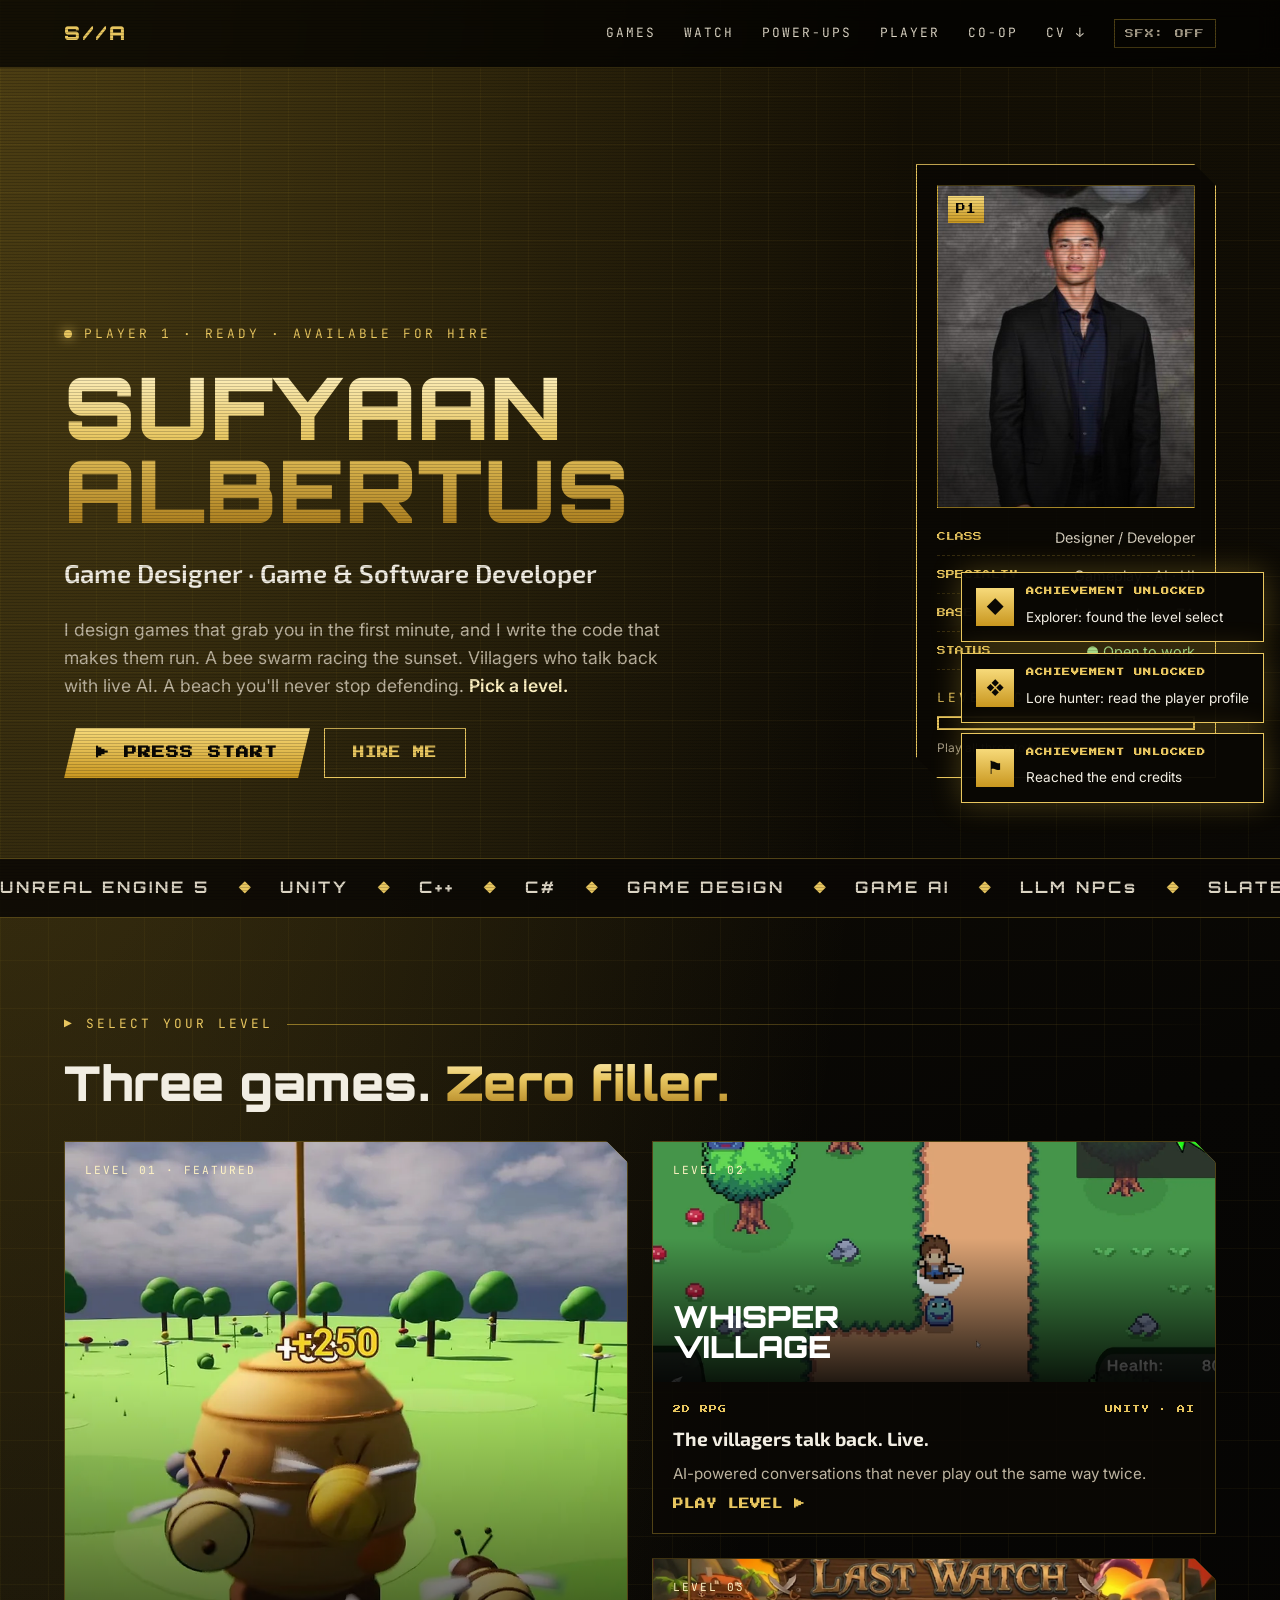
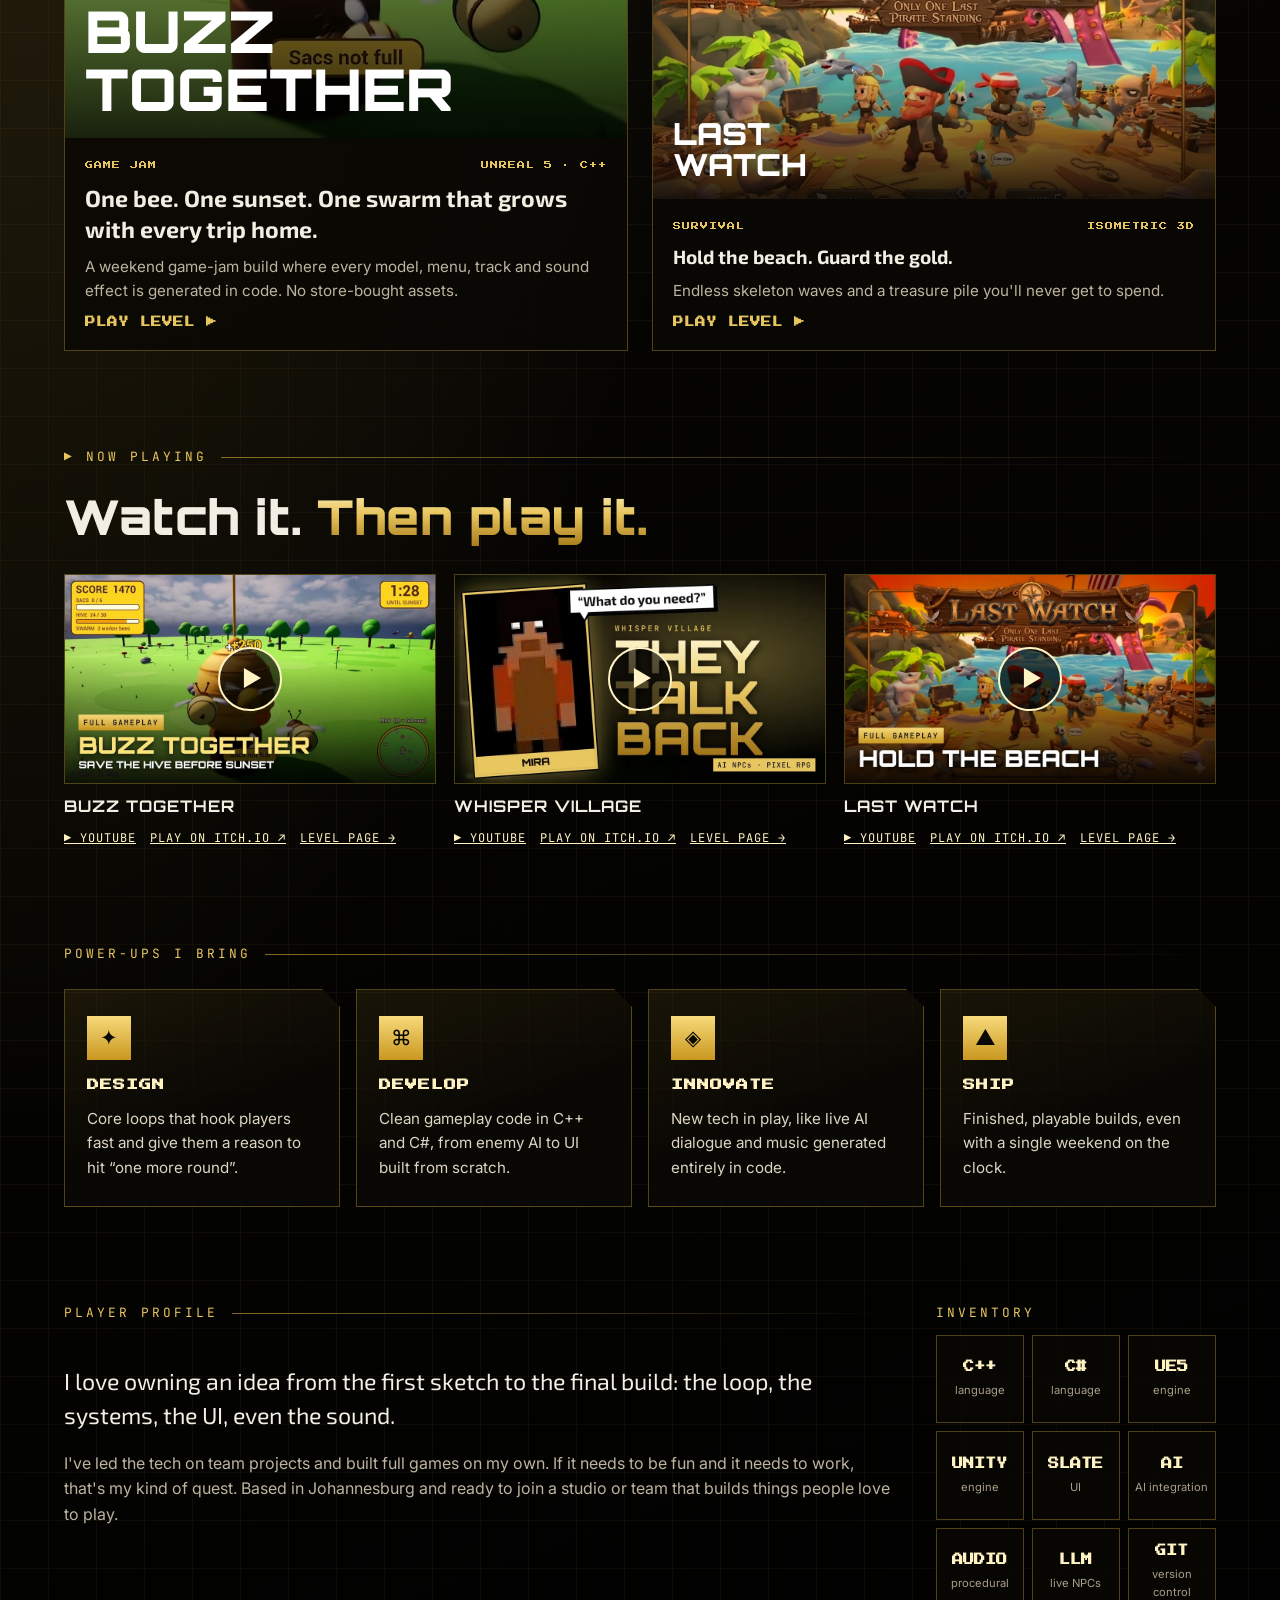
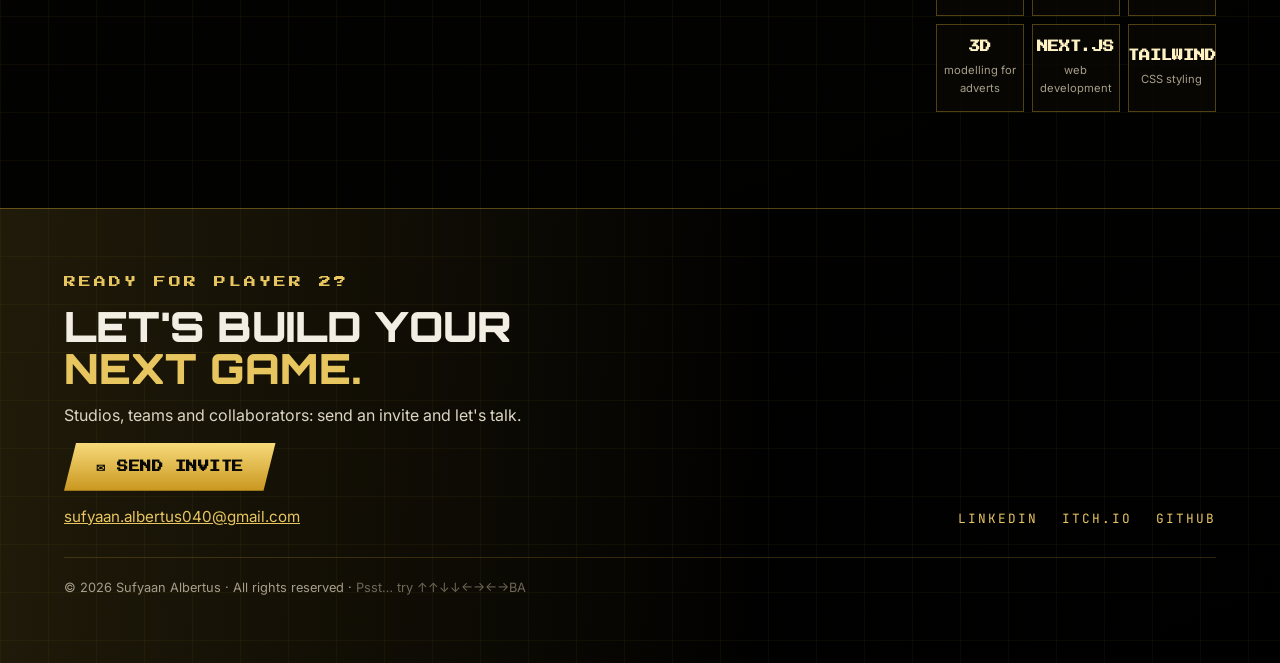
<file: index.html>
<!doctype html>
<html lang="en">
<head>
  <meta charset="utf-8">
  <meta name="viewport" content="width=device-width, initial-scale=1">
  <title>Sufyaan Albertus | Game Designer &amp; Developer</title>
  <meta name="description" content="Sufyaan Albertus designs games people want to play and builds the software that runs them. Unity, Unreal Engine 5, C++ and C#.">
  <meta property="og:title" content="Sufyaan Albertus | Game Designer &amp; Developer">
  <meta property="og:description" content="Press start. Games designed to hook you, built to run.">
  <meta property="og:image" content="https://sufyaanalbertus.github.io/assets/og-image.jpg">
  <meta property="og:url" content="https://sufyaanalbertus.github.io/">
  <meta name="twitter:card" content="summary_large_image">
  <link rel="icon" href="data:image/svg+xml,%3Csvg xmlns='http://www.w3.org/2000/svg' viewBox='0 0 32 32'%3E%3Crect width='32' height='32' fill='%23000'/%3E%3Ctext x='16' y='22' font-size='16' text-anchor='middle' fill='%23E8C65F' font-family='sans-serif' font-weight='900'%3ES%3C/text%3E%3C/svg%3E">
  <link rel="preconnect" href="https://fonts.googleapis.com">
  <link rel="preconnect" href="https://fonts.gstatic.com" crossorigin>
  <link rel="stylesheet" href="https://fonts.googleapis.com/css2?family=Orbitron:wght@700;900&family=Exo+2:wght@600;700&family=Inter:wght@400;500;600&family=JetBrains+Mono:wght@500&family=Press+Start+2P&display=swap">
  <link rel="stylesheet" href="css/style.css">
</head>
<body class="home">

<div class="boot" id="boot" aria-hidden="true">
  <div class="boot-inner">
    <div class="boot-logo gold-text">S//A</div>
    <div class="boot-label">LOADING NEW GAME</div>
    <div class="boot-bar"><span></span></div>
    <div class="boot-start">PRESS ANY KEY</div>
  </div>
</div>

<a class="skip" href="#work">Skip to games</a>

<header class="site-header">
  <div class="wrap">
    <a class="logo" href="index.html" aria-label="Sufyaan Albertus, home">S//A</a>
    <button class="nav-toggle" aria-expanded="false" aria-controls="nav">MENU</button>
    <nav class="nav" id="nav">
      <a href="#work">GAMES</a>
      <a href="#watch">WATCH</a>
      <a href="#powers">POWER-UPS</a>
      <a href="#about">PLAYER</a>
      <a href="#contact">CO-OP</a>
      <a href="assets/Sufyaan-Albertus-CV.pdf" target="_blank" rel="noopener">CV ↓</a>
      <button class="sfx-toggle" type="button" aria-pressed="false" title="Turn sound effects on or off">SFX: OFF</button>
    </nav>
  </div>
</header>

<main>
  <!-- TITLE SCREEN -->
  <section class="hero">
    <div class="wrap">
      <div class="hero-main">
        <div class="status label"><span class="status-dot" aria-hidden="true"></span>PLAYER 1 · READY · AVAILABLE FOR HIRE</div>
        <h1 class="gold-text">SUFYAAN<br>ALBERTUS</h1>
        <div class="role">Game Designer · Game &amp; Software Developer</div>
        <p class="intro">I design games that grab you in the first minute, and I write the code that makes them run. A bee swarm racing the sunset. Villagers who talk back with live AI. A beach you'll never stop defending. <strong>Pick a level.</strong></p>
        <div class="hero-actions">
          <a class="btn btn-gold press-start" href="#work">▶ PRESS START</a>
          <a class="btn btn-line" href="#contact">HIRE ME</a>
        </div>
      </div>

      <aside class="char-card" aria-label="Player card">
        <div class="char-portrait">
          <img src="assets/headshot.jpg" alt="Sufyaan Albertus" width="640" height="800">
          <span class="char-badge">P1</span>
        </div>
        <dl class="char-stats">
          <div><dt>CLASS</dt><dd>Designer / Developer</dd></div>
          <div><dt>SPECIALTY</dt><dd>Gameplay · AI · UI</dd></div>
          <div><dt>BASE</dt><dd>Johannesburg, ZA</dd></div>
          <div><dt>STATUS</dt><dd class="online">● Open to work</dd></div>
        </dl>
        <div class="char-progress">
          <span class="label">LEVELS CLEARED</span>
          <span class="cleared-count">0 / 3</span>
          <div class="xp"><span class="xp-fill"></span></div>
          <small>Play all three to hit 100%.</small>
        </div>
      </aside>
    </div>
  </section>

  <!-- SKILL TICKER -->
  <div class="ticker" aria-hidden="true">
    <div class="ticker-track">
      <span>UNREAL ENGINE 5</span><b>◆</b><span>UNITY</span><b>◆</b><span>C++</span><b>◆</b><span>C#</span><b>◆</b><span>GAME DESIGN</span><b>◆</b><span>GAME AI</span><b>◆</b><span>LLM NPCs</span><b>◆</b><span>SLATE UI</span><b>◆</b><span>PROCEDURAL AUDIO</span><b>◆</b><span>SOFTWARE DEVELOPMENT</span><b>◆</b><span>3D MODELLING</span><b>◆</b><span>NEXT.JS</span><b>◆</b><span>TAILWIND CSS</span><b>◆</b>
      <span>UNREAL ENGINE 5</span><b>◆</b><span>UNITY</span><b>◆</b><span>C++</span><b>◆</b><span>C#</span><b>◆</b><span>GAME DESIGN</span><b>◆</b><span>GAME AI</span><b>◆</b><span>LLM NPCs</span><b>◆</b><span>SLATE UI</span><b>◆</b><span>PROCEDURAL AUDIO</span><b>◆</b><span>SOFTWARE DEVELOPMENT</span><b>◆</b><span>3D MODELLING</span><b>◆</b><span>NEXT.JS</span><b>◆</b><span>TAILWIND CSS</span><b>◆</b>
    </div>
  </div>

  <!-- GAMES -->
  <section class="section" id="work">
    <div class="wrap">
      <div class="section-head"><span class="label">▶ Select your level</span></div>
      <h2 class="big-h2">Three games. <span class="gold-text">Zero filler.</span></h2>
      <div class="cards cards-featured">

        <a class="card card-hero" href="projects/buzz-together.html" data-level="buzz-together">
          <div class="art">
            <img src="assets/buzz-together/cover.webp" alt="" width="1600" height="900"><div class="art-overlay"></div>
            <div class="art-top"><span>LEVEL 01 · FEATURED</span><span class="cleared-badge">✓ CLEARED</span></div>
            <div class="art-title">BUZZ<br>TOGETHER</div>
          </div>
          <div class="card-body">
            <div class="card-meta"><span>GAME JAM</span><span>UNREAL 5 · C++</span></div>
            <p class="hook">One bee. One sunset. One swarm that grows with every trip home.</p>
            <p>A weekend game-jam build where every model, menu, track and sound effect is generated in code. No store-bought assets.</p>
            <span class="card-more">PLAY LEVEL ▶</span>
          </div>
        </a>

        <a class="card" href="projects/whisper-village.html" data-level="whisper-village">
          <div class="art">
            <img src="assets/whisper-village/card.webp" alt="" width="1600" height="900"><div class="art-overlay"></div>
            <div class="art-top"><span>LEVEL 02</span><span class="cleared-badge">✓ CLEARED</span></div>
            <div class="art-title">WHISPER<br>VILLAGE</div>
          </div>
          <div class="card-body">
            <div class="card-meta"><span>2D RPG</span><span>UNITY · AI</span></div>
            <p class="hook">The villagers talk back. Live.</p>
            <p>AI-powered conversations that never play out the same way twice.</p>
            <span class="card-more">PLAY LEVEL ▶</span>
          </div>
        </a>

        <a class="card" href="projects/last-watch.html" data-level="last-watch">
          <div class="art">
            <img src="assets/last-watch/cover.webp" alt="" width="1600" height="900"><div class="art-overlay"></div>
            <div class="art-top"><span>LEVEL 03</span><span class="cleared-badge">✓ CLEARED</span></div>
            <div class="art-title">LAST<br>WATCH</div>
          </div>
          <div class="card-body">
            <div class="card-meta"><span>SURVIVAL</span><span>ISOMETRIC 3D</span></div>
            <p class="hook">Hold the beach. Guard the gold.</p>
            <p>Endless skeleton waves and a treasure pile you'll never get to spend.</p>
            <span class="card-more">PLAY LEVEL ▶</span>
          </div>
        </a>

      </div>
    </div>
  </section>

  <!-- NOW PLAYING -->
  <section class="section" id="watch">
    <div class="wrap">
      <div class="section-head"><span class="label">▶ Now playing</span></div>
      <h2 class="big-h2">Watch it. <span class="gold-text">Then play it.</span></h2>
      <div class="reels">
        <div class="reel">
          <a class="reel-thumb" href="https://youtu.be/Wa3_inxNxXE" target="_blank" rel="noopener" aria-label="Watch Buzz Together on YouTube"><img src="assets/buzz-together/yt-thumb.webp" alt="" width="960" height="540" loading="lazy"><span class="reel-play" aria-hidden="true">▶</span></a>
          <b>BUZZ TOGETHER</b>
          <div class="reel-links"><a href="https://youtu.be/Wa3_inxNxXE" target="_blank" rel="noopener">▶ YOUTUBE</a><a href="https://sufyaan-albertus.itch.io/buzz-together" target="_blank" rel="noopener">PLAY ON ITCH.IO ↗</a><a href="projects/buzz-together.html">LEVEL PAGE →</a></div>
        </div>
        <div class="reel">
          <a class="reel-thumb" href="https://youtu.be/ArffidCrWk4" target="_blank" rel="noopener" aria-label="Watch Whisper Village on YouTube"><img src="assets/whisper-village/yt-thumb.webp" alt="" width="960" height="540" loading="lazy"><span class="reel-play" aria-hidden="true">▶</span></a>
          <b>WHISPER VILLAGE</b>
          <div class="reel-links"><a href="https://youtu.be/ArffidCrWk4" target="_blank" rel="noopener">▶ YOUTUBE</a><a href="https://sufyaan-albertus.itch.io/whisper-village" target="_blank" rel="noopener">PLAY ON ITCH.IO ↗</a><a href="projects/whisper-village.html">LEVEL PAGE →</a></div>
        </div>
        <div class="reel">
          <a class="reel-thumb" href="https://youtu.be/nda8C_ZiPSg" target="_blank" rel="noopener" aria-label="Watch Last Watch on YouTube"><img src="assets/last-watch/yt-thumb.webp" alt="" width="960" height="540" loading="lazy"><span class="reel-play" aria-hidden="true">▶</span></a>
          <b>LAST WATCH</b>
          <div class="reel-links"><a href="https://youtu.be/nda8C_ZiPSg" target="_blank" rel="noopener">▶ YOUTUBE</a><a href="https://sufyaan-albertus.itch.io/last-watch" target="_blank" rel="noopener">PLAY ON ITCH.IO ↗</a><a href="projects/last-watch.html">LEVEL PAGE →</a></div>
        </div>
      </div>
    </div>
  </section>

  <!-- POWER-UPS -->
  <section class="section" id="powers">
    <div class="wrap">
      <div class="section-head"><span class="label">Power-ups I bring</span></div>
      <div class="powers">
        <div class="power">
          <span class="power-icon" aria-hidden="true">✦</span>
          <h3>DESIGN</h3>
          <p>Core loops that hook players fast and give them a reason to hit “one more round”.</p>
        </div>
        <div class="power">
          <span class="power-icon" aria-hidden="true">⌘</span>
          <h3>DEVELOP</h3>
          <p>Clean gameplay code in C++ and C#, from enemy AI to UI built from scratch.</p>
        </div>
        <div class="power">
          <span class="power-icon" aria-hidden="true">◈</span>
          <h3>INNOVATE</h3>
          <p>New tech in play, like live AI dialogue and music generated entirely in code.</p>
        </div>
        <div class="power">
          <span class="power-icon" aria-hidden="true">▲</span>
          <h3>SHIP</h3>
          <p>Finished, playable builds, even with a single weekend on the clock.</p>
        </div>
      </div>
    </div>
  </section>

  <!-- PLAYER PROFILE -->
  <section class="section" id="about">
    <div class="wrap about">
      <div class="about-text">
        <div class="section-head"><span class="label">Player profile</span></div>
        <p class="lead">I love owning an idea from the first sketch to the final build: the loop, the systems, the UI, even the sound.</p>
        <p>I've led the tech on team projects and built full games on my own. If it needs to be fun and it needs to work, that's my kind of quest. Based in Johannesburg and ready to join a studio or team that builds things people love to play.</p>
      </div>
      <div class="toolkit">
        <span class="label">Inventory</span>
        <ul class="inventory">
          <li><b>C++</b><span>language</span></li>
          <li><b>C#</b><span>language</span></li>
          <li><b>UE5</b><span>engine</span></li>
          <li><b>UNITY</b><span>engine</span></li>
          <li><b>SLATE</b><span>UI</span></li>
          <li><b>AI</b><span>AI integration</span></li>
          <li><b>AUDIO</b><span>procedural</span></li>
          <li><b>LLM</b><span>live NPCs</span></li>
          <li><b>GIT</b><span>version control</span></li>
          <li><b>3D</b><span>modelling for adverts</span></li>
          <li><b>NEXT.JS</b><span>web development</span></li>
          <li><b>TAILWIND</b><span>CSS styling</span></li>
        </ul>
      </div>
    </div>
  </section>
</main>

<!-- CONTINUE SCREEN -->
<footer class="site-footer" id="contact">
  <div class="wrap">
    <div class="continue">
      <div class="label">READY FOR PLAYER 2?</div>
      <div class="footer-cta">LET'S BUILD YOUR<br><span>NEXT GAME.</span></div>
      <p class="footer-sub">Studios, teams and collaborators: send an invite and let's talk.</p>
      <a class="btn btn-gold mail-link" href="mailto:sufyaan.albertus040@gmail.com">✉ SEND INVITE</a>
      <a class="mail-text" href="mailto:sufyaan.albertus040@gmail.com">sufyaan.albertus040@gmail.com</a>
    </div>
    <div class="footer-links">
      <a href="https://www.linkedin.com/in/sufyaan-albertus" target="_blank" rel="noopener">LINKEDIN</a>
      <a href="https://sufyaan-albertus.itch.io" target="_blank" rel="noopener">ITCH.IO</a>
      <a href="https://github.com/sufyaanalbertus" target="_blank" rel="noopener">GITHUB</a>
    </div>
    <p class="copyright">© <span id="year">2026</span> Sufyaan Albertus · All rights reserved · <span class="hint">Psst… try ↑↑↓↓←→←→BA</span></p>
  </div>
</footer>

<div class="toasts" aria-live="polite"></div>
<script src="js/main.js"></script>
</body>
</html>
</file>
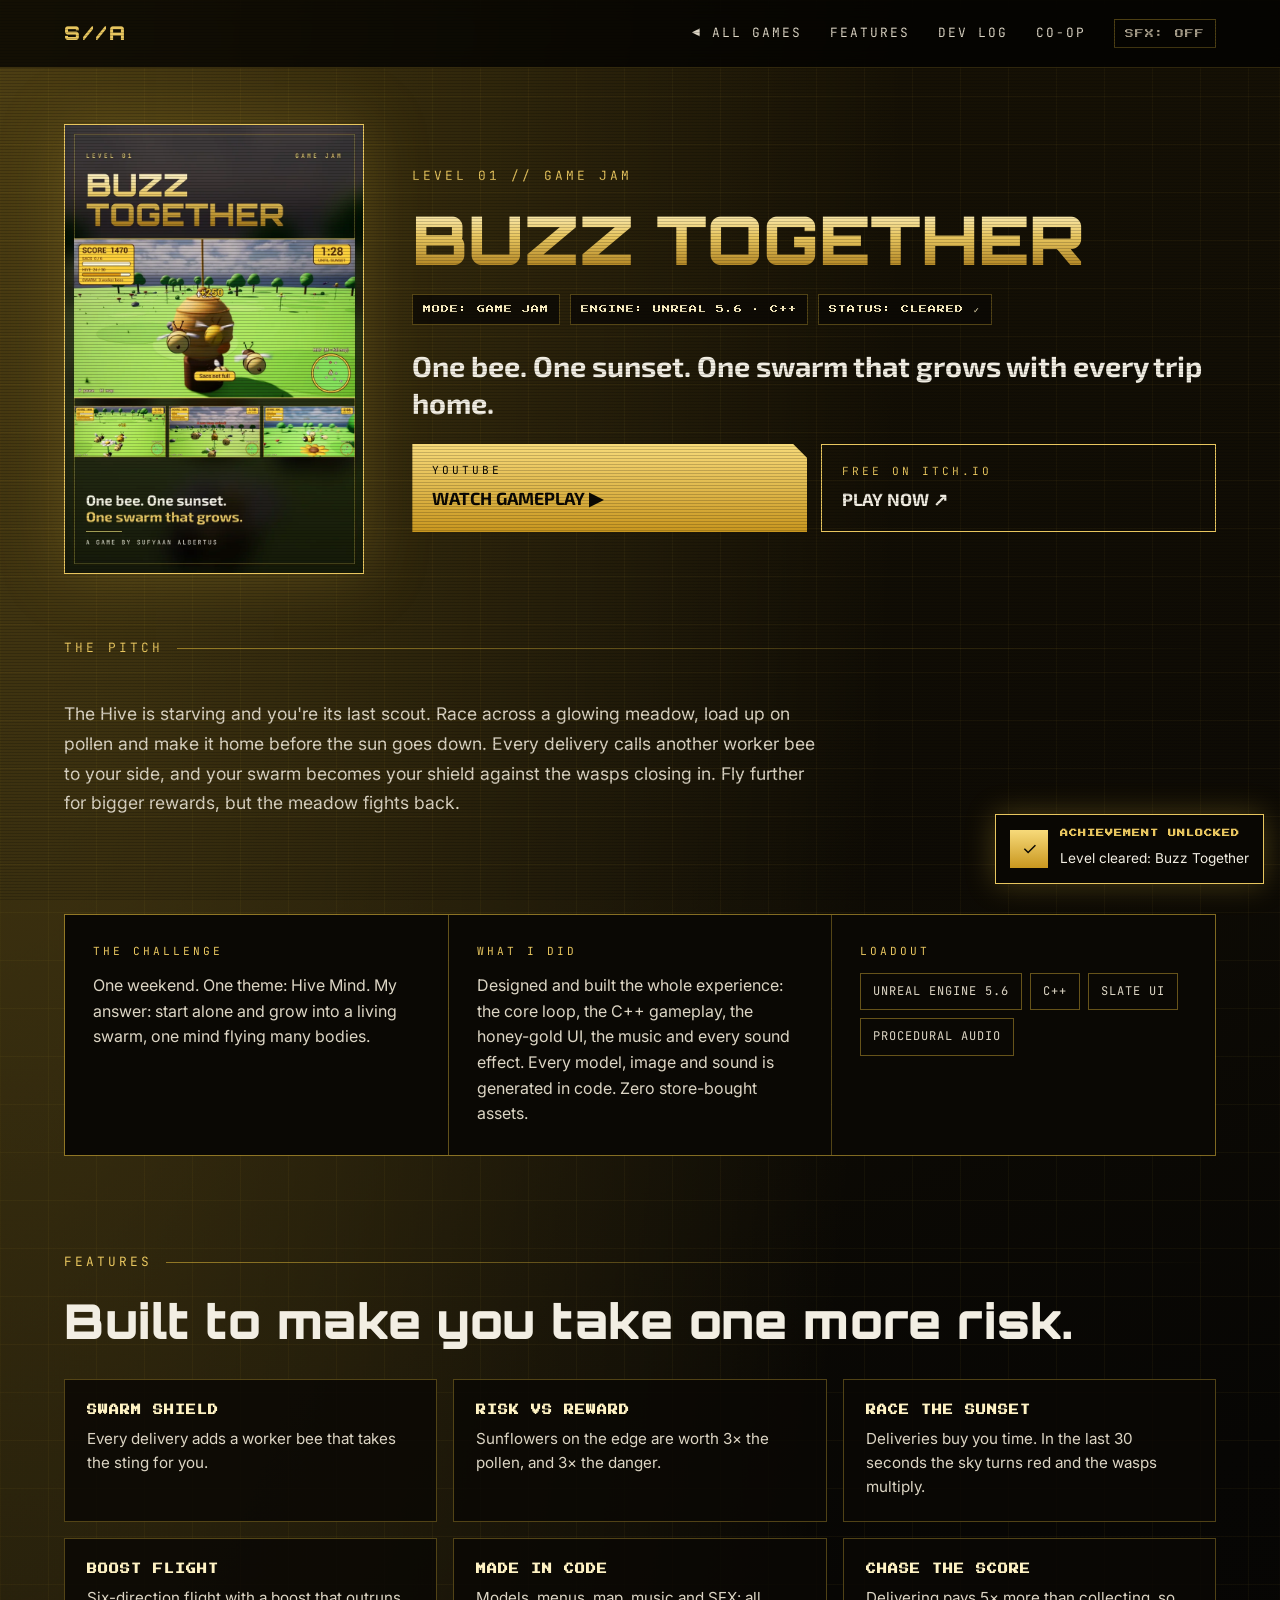
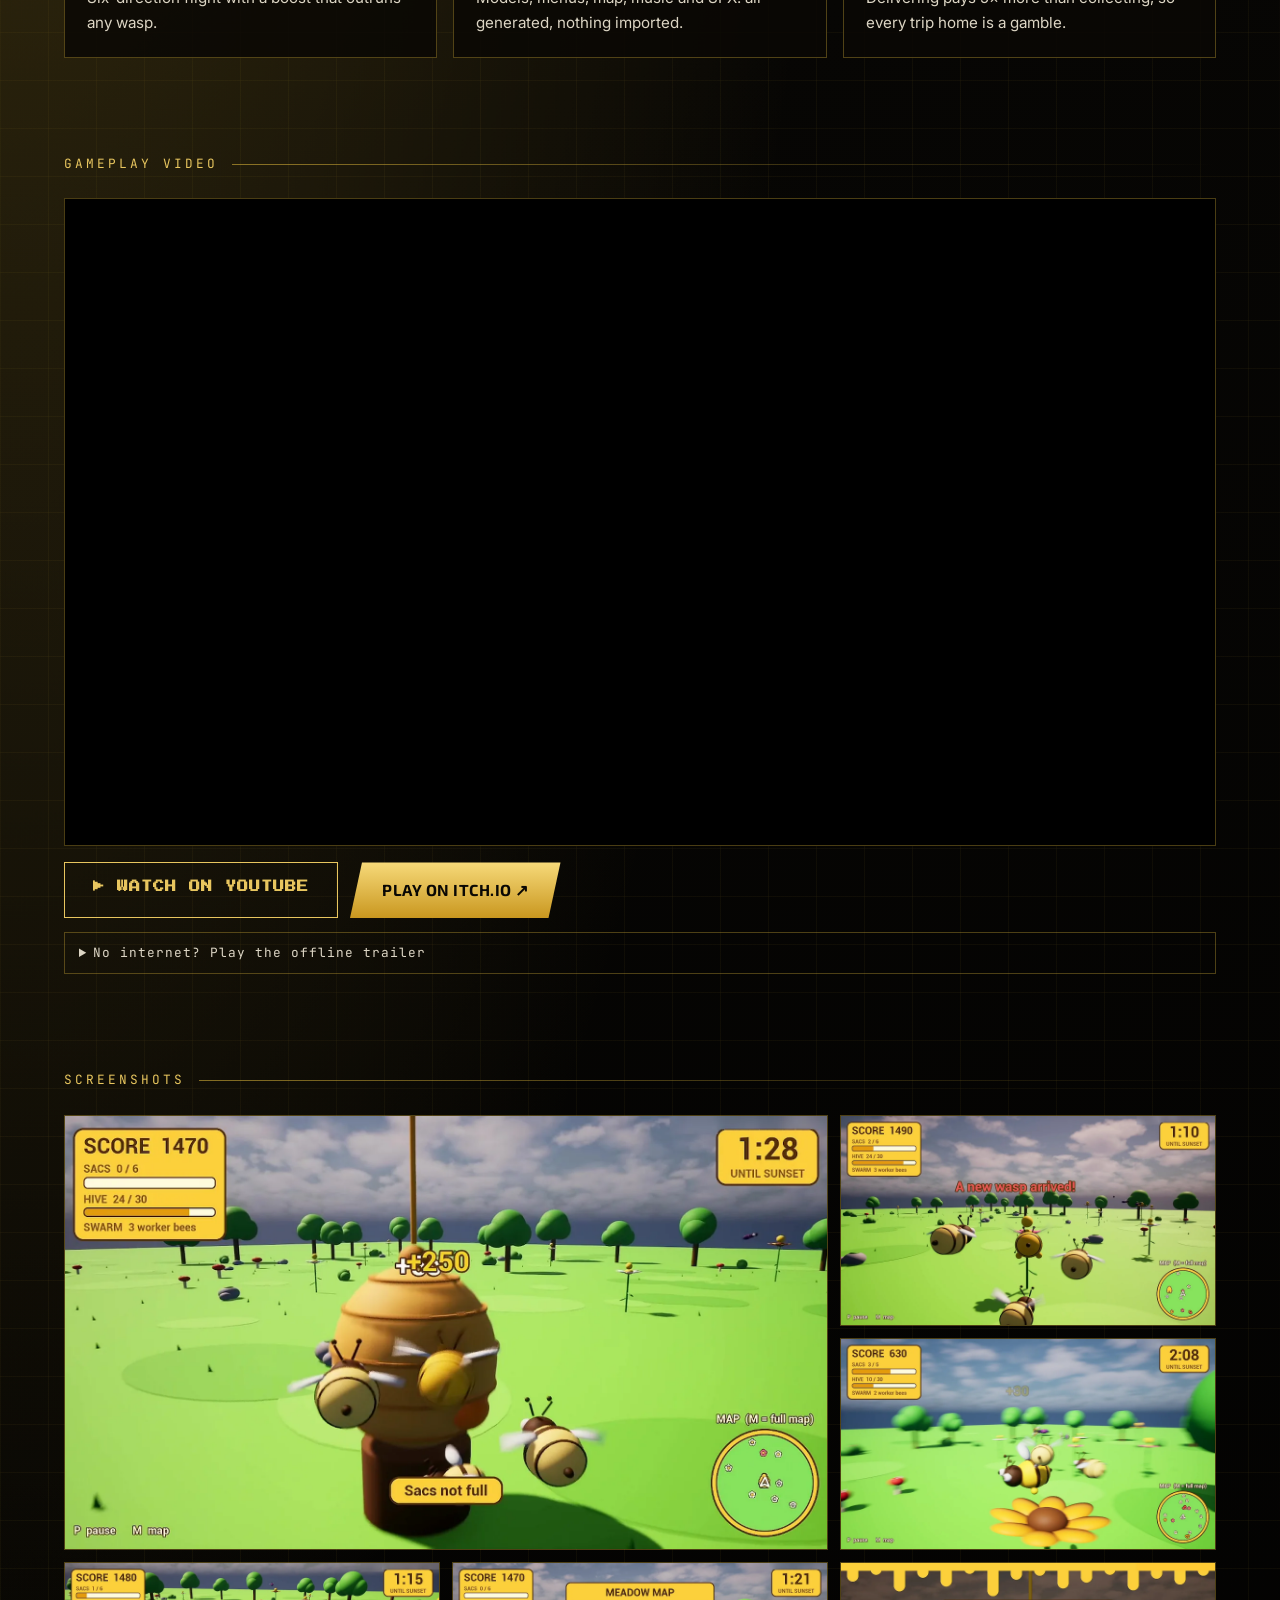
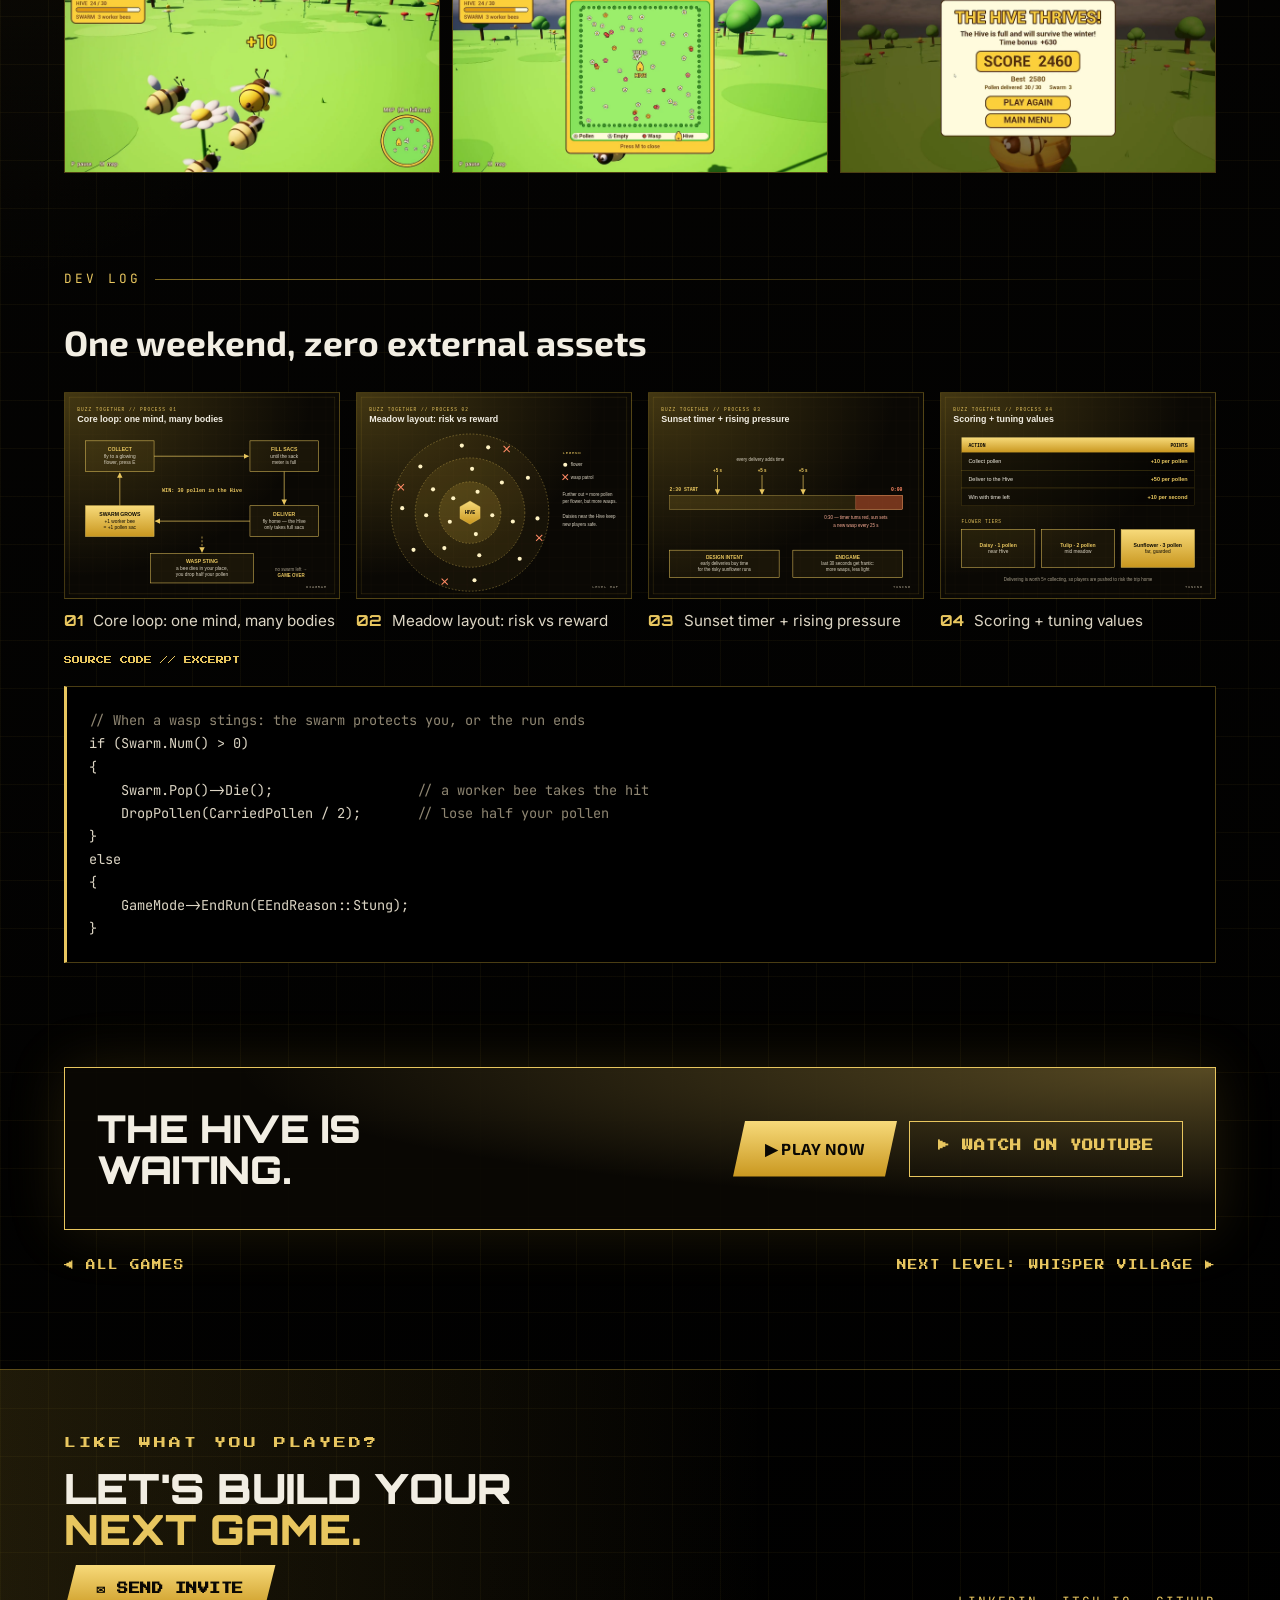
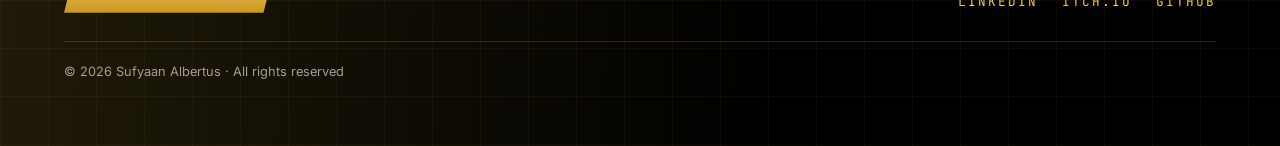
<file: projects/buzz-together.html>
<!doctype html>
<html lang="en">
<head>
  <meta charset="utf-8">
  <meta name="viewport" content="width=device-width, initial-scale=1">
  <title>Buzz Together | Sufyaan Albertus</title>
  <meta name="description" content="Buzz Together: lead a growing bee swarm before sunset. A weekend game-jam build in Unreal Engine 5 C++, with every asset generated in code.">
  <link rel="icon" href="data:image/svg+xml,%3Csvg xmlns='http://www.w3.org/2000/svg' viewBox='0 0 32 32'%3E%3Crect width='32' height='32' fill='%23000'/%3E%3Ctext x='16' y='22' font-size='16' text-anchor='middle' fill='%23E8C65F' font-family='sans-serif' font-weight='900'%3ES%3C/text%3E%3C/svg%3E">
  <link rel="preconnect" href="https://fonts.googleapis.com">
  <link rel="preconnect" href="https://fonts.gstatic.com" crossorigin>
  <link rel="stylesheet" href="https://fonts.googleapis.com/css2?family=Orbitron:wght@700;900&family=Exo+2:wght@600;700&family=Inter:wght@400;500;600&family=JetBrains+Mono:wght@500&family=Press+Start+2P&display=swap">
  <link rel="stylesheet" href="../css/style.css">
</head>
<body>
<a class="skip" href="#main">Skip to content</a>
<header class="site-header">
  <div class="wrap">
    <a class="logo" href="../index.html" aria-label="Sufyaan Albertus, home">S//A</a>
    <button class="nav-toggle" aria-expanded="false" aria-controls="nav">MENU</button>
    <nav class="nav" id="nav">
      <a href="../index.html#work">◀ ALL GAMES</a>
      <a href="#features">FEATURES</a>
      <a href="#devlog">DEV LOG</a>
      <a href="../index.html#contact">CO-OP</a>
      <button class="sfx-toggle" type="button" aria-pressed="false" title="Turn sound effects on or off">SFX: OFF</button>
    </nav>
  </div>
</header>

<main id="main">
  <section class="p-hero">
    <div class="wrap">
      <div class="poster has-img">
        <img src="../assets/buzz-together/poster.webp" alt="Buzz Together poster" width="800" height="1200">
      </div>
      <div class="p-intro">
        <span class="label">LEVEL 01 // GAME JAM</span>
        <h1 class="gold-text">BUZZ TOGETHER</h1>
        <div class="mission-hud"><span>MODE: GAME JAM</span><span>ENGINE: UNREAL 5.6 · C++</span><span class="lvl-status">STATUS: CLEARED ✓</span></div>
        <p class="tagline">One bee. One sunset. One swarm that grows with every trip home.</p>
        <div class="links">
          <a class="link-tile primary" href="#video"><span class="label" style="font-size:0.7rem">YOUTUBE</span><b>WATCH GAMEPLAY ▶</b></a>
          <a class="link-tile secondary" href="https://sufyaan-albertus.itch.io/buzz-together" target="_blank" rel="noopener"><span class="label" style="font-size:0.7rem">FREE ON ITCH.IO</span><b>PLAY NOW ↗</b></a>
        </div>
      </div>
    </div>
  </section>

  <section class="section">
    <div class="wrap pitch-wrap">
      <div class="section-head"><span class="label">The pitch</span></div>
      <p class="pitch">The Hive is starving and you&#x27;re its last scout. Race across a glowing meadow, load up on pollen and make it home before the sun goes down. Every delivery calls another worker bee to your side, and your swarm becomes your shield against the wasps closing in. Fly further for bigger rewards, but the meadow fights back.</p>
    </div>
  </section>

  <section class="section">
    <div class="wrap">
      <div class="info-grid">
        <div>
          <span class="label" style="font-size:0.7rem">The challenge</span>
          <p>One weekend. One theme: Hive Mind. My answer: start alone and grow into a living swarm, one mind flying many bodies.</p>
        </div>
        <div>
          <span class="label" style="font-size:0.7rem">What I did</span>
          <p>Designed and built the whole experience: the core loop, the C++ gameplay, the honey-gold UI, the music and every sound effect. Every model, image and sound is generated in code. Zero store-bought assets.</p>
        </div>
        <div>
          <span class="label" style="font-size:0.7rem">Loadout</span>
          <ul class="chips"><li>UNREAL ENGINE 5.6</li><li>C++</li><li>SLATE UI</li><li>PROCEDURAL AUDIO</li></ul>
        </div>
      </div>
    </div>
  </section>

  <section class="section" id="features">
    <div class="wrap">
      <div class="section-head"><span class="label">Features</span></div>
      <h2 class="big-h2">Built to make you take one more risk.</h2>
      <div class="features">
        <div class="feature"><b>SWARM SHIELD</b><span>Every delivery adds a worker bee that takes the sting for you.</span></div>
        <div class="feature"><b>RISK VS REWARD</b><span>Sunflowers on the edge are worth 3× the pollen, and 3× the danger.</span></div>
        <div class="feature"><b>RACE THE SUNSET</b><span>Deliveries buy you time. In the last 30 seconds the sky turns red and the wasps multiply.</span></div>
        <div class="feature"><b>BOOST FLIGHT</b><span>Six-direction flight with a boost that outruns any wasp.</span></div>
        <div class="feature"><b>MADE IN CODE</b><span>Models, menus, map, music and SFX: all generated, nothing imported.</span></div>
        <div class="feature"><b>CHASE THE SCORE</b><span>Delivering pays 5× more than collecting, so every trip home is a gamble.</span></div>
      </div>
    </div>
  </section>

  <section class="section" id="video">
    <div class="wrap">
      <div class="section-head"><span class="label">Gameplay video</span></div>
      <div class="video">
        <iframe src="https://www.youtube-nocookie.com/embed/Wa3_inxNxXE?rel=0" title="Buzz Together gameplay video" allow="accelerometer; autoplay; clipboard-write; encrypted-media; gyroscope; picture-in-picture; web-share" referrerpolicy="strict-origin-when-cross-origin" allowfullscreen loading="lazy"></iframe>
      </div>
      <div class="video-links">
        <a class="btn btn-line" href="https://youtu.be/Wa3_inxNxXE" target="_blank" rel="noopener">▶ WATCH ON YOUTUBE</a>
        <a class="btn btn-gold" href="https://sufyaan-albertus.itch.io/buzz-together" target="_blank" rel="noopener">PLAY ON ITCH.IO ↗</a>
      </div>
      <details class="offline-trailer"><summary>No internet? Play the offline trailer</summary>
        <video controls preload="none" playsinline poster="../assets/buzz-together/cover.webp"><source src="../assets/buzz-together/trailer.mp4" type="video/mp4"></video>
      </details>
      <div hidden>
      </div>
    </div>
  </section>

  <section class="section" id="screens">
    <div class="wrap">
      <div class="section-head"><span class="label">Screenshots</span></div>
      <div class="gallery">
        <a class="gal" href="../assets/buzz-together/shot-1.webp" target="_blank" rel="noopener"><img src="../assets/buzz-together/shot-1.webp" alt="Delivering pollen to the Hive for +250" loading="lazy" width="1600" height="900"></a>
        <a class="gal" href="../assets/buzz-together/shot-7.webp" target="_blank" rel="noopener"><img src="../assets/buzz-together/shot-7.webp" alt="A new wasp arrives as the swarm collects pollen" loading="lazy" width="1600" height="900"></a>
        <a class="gal" href="../assets/buzz-together/shot-2.webp" target="_blank" rel="noopener"><img src="../assets/buzz-together/shot-2.webp" alt="Landing on a sunflower with the swarm" loading="lazy" width="1600" height="900"></a>
        <a class="gal" href="../assets/buzz-together/shot-3.webp" target="_blank" rel="noopener"><img src="../assets/buzz-together/shot-3.webp" alt="The swarm around a daisy: +10 pollen" loading="lazy" width="1600" height="900"></a>
        <a class="gal" href="../assets/buzz-together/shot-4.webp" target="_blank" rel="noopener"><img src="../assets/buzz-together/shot-4.webp" alt="The full meadow map" loading="lazy" width="1600" height="900"></a>
        <a class="gal" href="../assets/buzz-together/shot-5.webp" target="_blank" rel="noopener"><img src="../assets/buzz-together/shot-5.webp" alt="The Hive Thrives: final score 2460" loading="lazy" width="1600" height="900"></a>
      </div>
    </div>
  </section>
  <section class="section" id="devlog">
    <div class="wrap">
      <div class="section-head"><span class="label">Dev log</span></div>
      <h2 style="margin-bottom:22px">One weekend, zero external assets</h2>
      <div class="process">
        <figure><a class="shot" href="../assets/buzz-together/01-core-loop.svg" target="_blank" rel="noopener"><img src="../assets/buzz-together/01-core-loop.svg" alt="Core loop: one mind, many bodies" loading="lazy"></a><figcaption><b>01</b>Core loop: one mind, many bodies</figcaption></figure>
        <figure><a class="shot" href="../assets/buzz-together/02-meadow-layout.svg" target="_blank" rel="noopener"><img src="../assets/buzz-together/02-meadow-layout.svg" alt="Meadow layout: risk vs reward" loading="lazy"></a><figcaption><b>02</b>Meadow layout: risk vs reward</figcaption></figure>
        <figure><a class="shot" href="../assets/buzz-together/03-timer-pressure.svg" target="_blank" rel="noopener"><img src="../assets/buzz-together/03-timer-pressure.svg" alt="Sunset timer + rising pressure" loading="lazy"></a><figcaption><b>03</b>Sunset timer + rising pressure</figcaption></figure>
        <figure><a class="shot" href="../assets/buzz-together/04-scoring-tuning.svg" target="_blank" rel="noopener"><img src="../assets/buzz-together/04-scoring-tuning.svg" alt="Scoring + tuning values" loading="lazy"></a><figcaption><b>04</b>Scoring + tuning values</figcaption></figure>
      </div>
      <span class="code-label">SOURCE CODE // EXCERPT</span>
<pre class="code"><span class="c">// When a wasp stings: the swarm protects you, or the run ends</span>
if (Swarm.Num() &gt; 0)
{
    Swarm.Pop()-&gt;Die();                  <span class="c">// a worker bee takes the hit</span>
    DropPollen(CarriedPollen / 2);       <span class="c">// lose half your pollen</span>
}
else
{
    GameMode-&gt;EndRun(EEndReason::Stung);
}</pre>
    </div>
  </section>

  <section class="section">
    <div class="wrap">
      <div class="cta-band">
        <h2>THE HIVE IS<br>WAITING.</h2>
        <div class="actions">
          <a class="btn btn-gold" href="https://sufyaan-albertus.itch.io/buzz-together" target="_blank" rel="noopener">▶ PLAY NOW</a>
          <a class="btn btn-line" href="https://youtu.be/Wa3_inxNxXE" target="_blank" rel="noopener">▶ WATCH ON YOUTUBE</a>
        </div>
      </div>
      <div class="next-up"><a href="../index.html#work">◀ ALL GAMES</a><a class="next-level" href="whisper-village.html">NEXT LEVEL: WHISPER VILLAGE ▶</a></div>
    </div>
  </section>
</main>
<div class="toasts" aria-live="polite"></div>

<footer class="site-footer" id="contact">
  <div class="wrap">
    <div class="continue">
      <div class="label">LIKE WHAT YOU PLAYED?</div>
      <div class="footer-cta">LET'S BUILD YOUR<br><span>NEXT GAME.</span></div>
      <a class="btn btn-gold mail-link" href="mailto:sufyaan.albertus040@gmail.com">✉ SEND INVITE</a>
    </div>
    <div class="footer-links">
      <a href="https://www.linkedin.com/in/sufyaan-albertus" target="_blank" rel="noopener">LINKEDIN</a>
      <a href="https://sufyaan-albertus.itch.io" target="_blank" rel="noopener">ITCH.IO</a>
      <a href="https://github.com/sufyaanalbertus" target="_blank" rel="noopener">GITHUB</a>
    </div>
    <p class="copyright">© <span id="year">2026</span> Sufyaan Albertus · All rights reserved</p>
  </div>
</footer>

<script src="../js/main.js"></script>
</body>
</html>
</file>
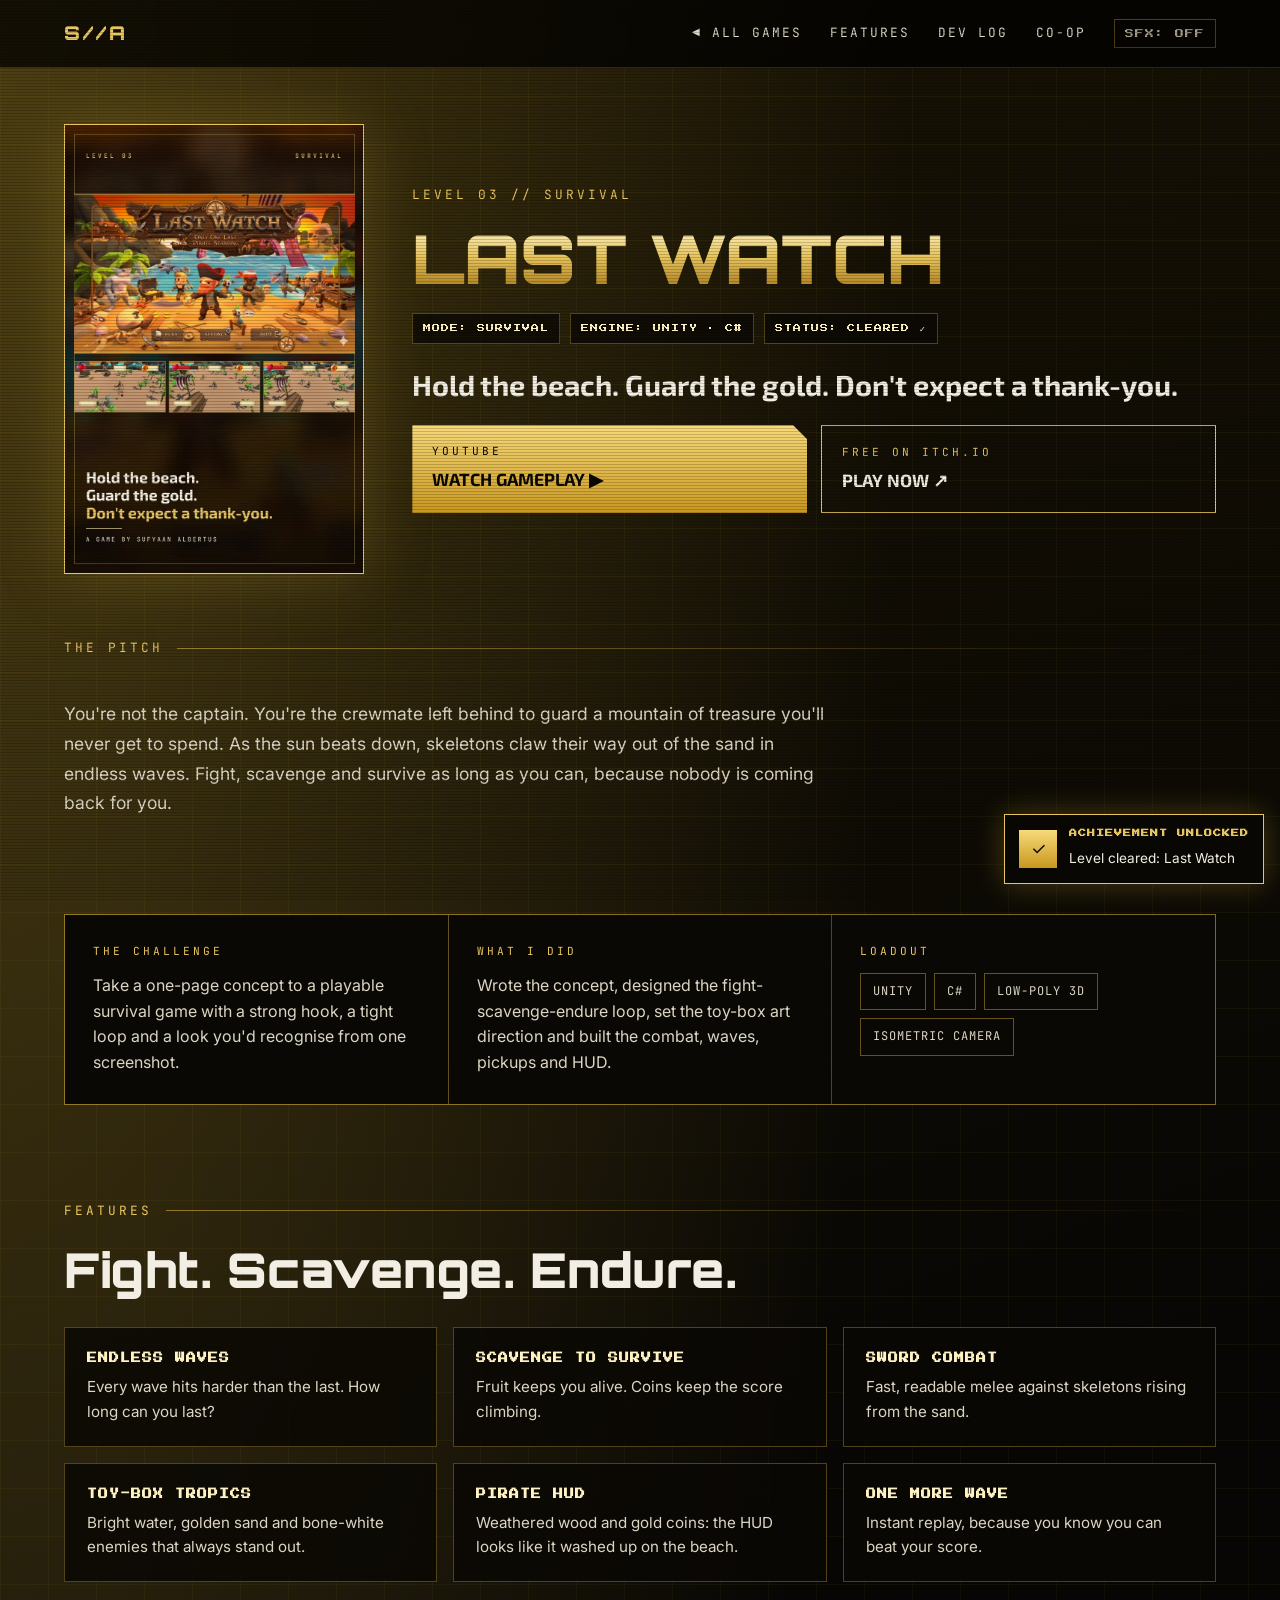
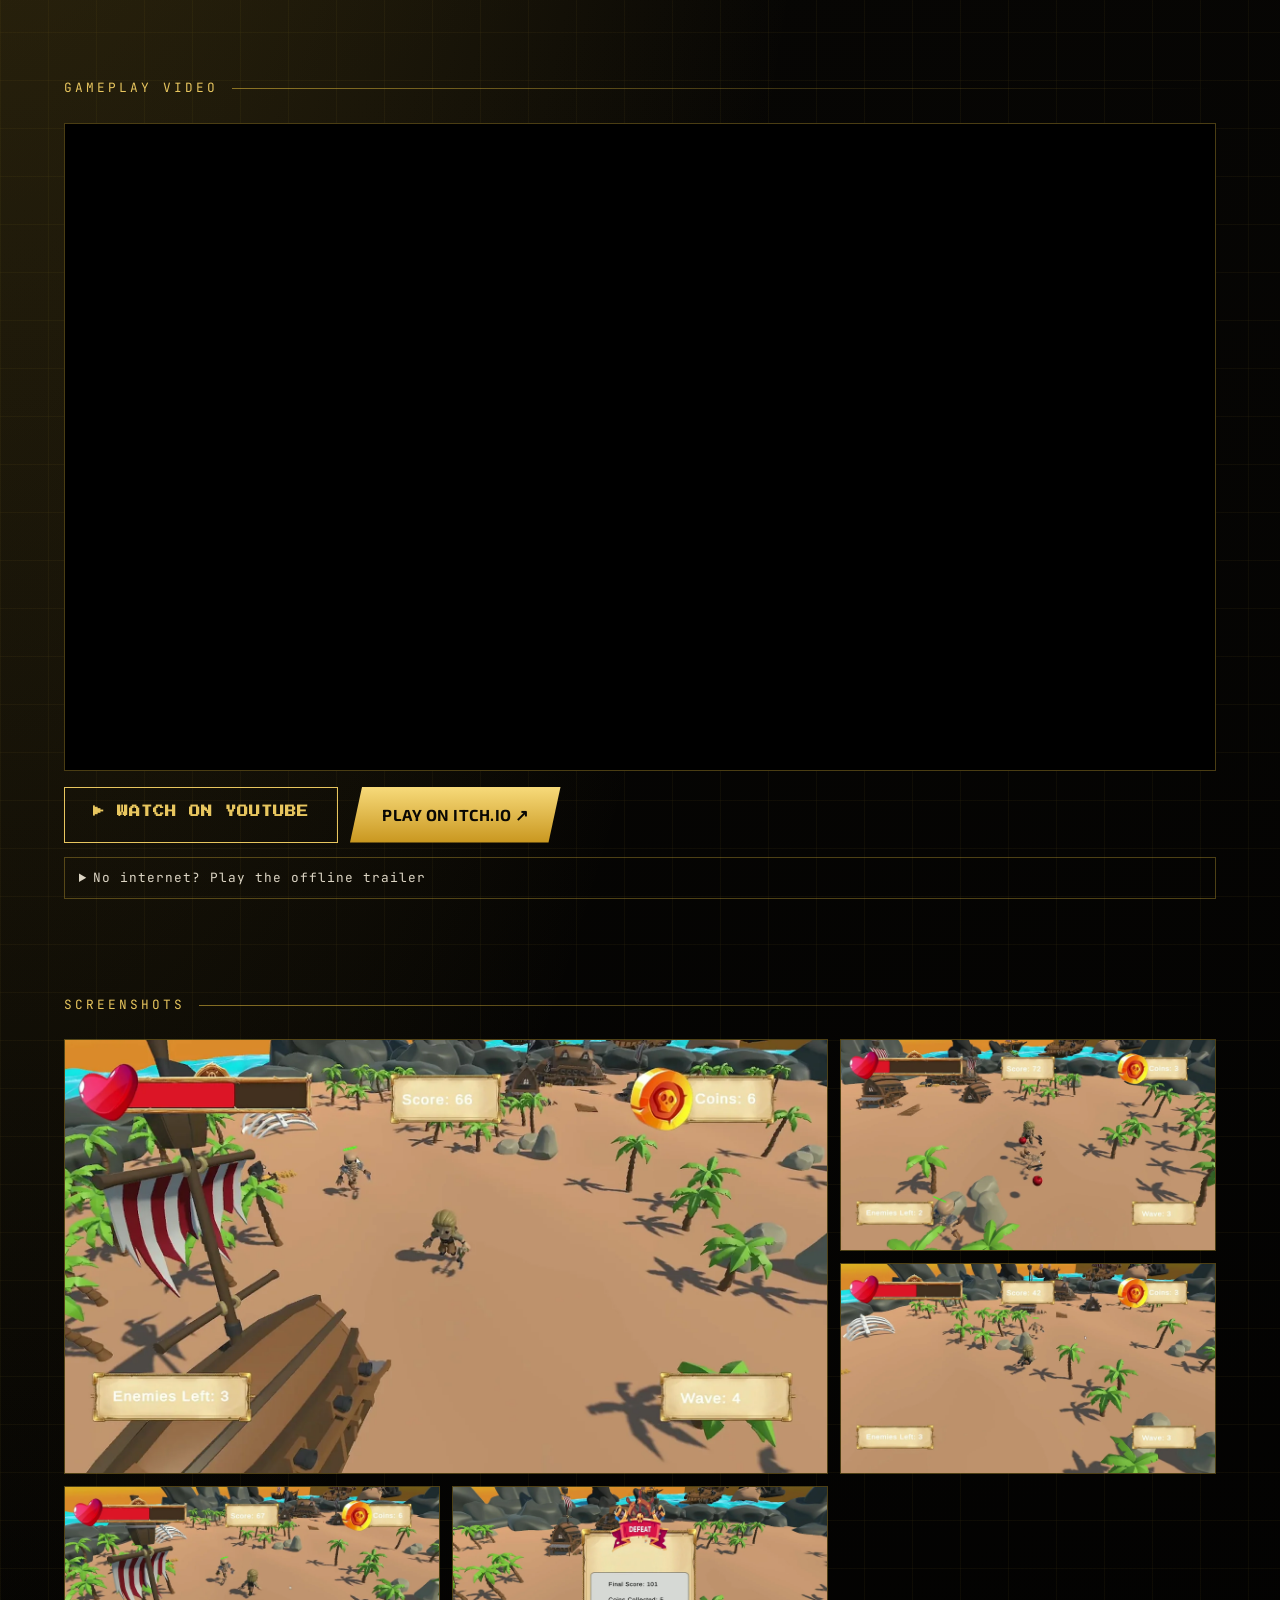
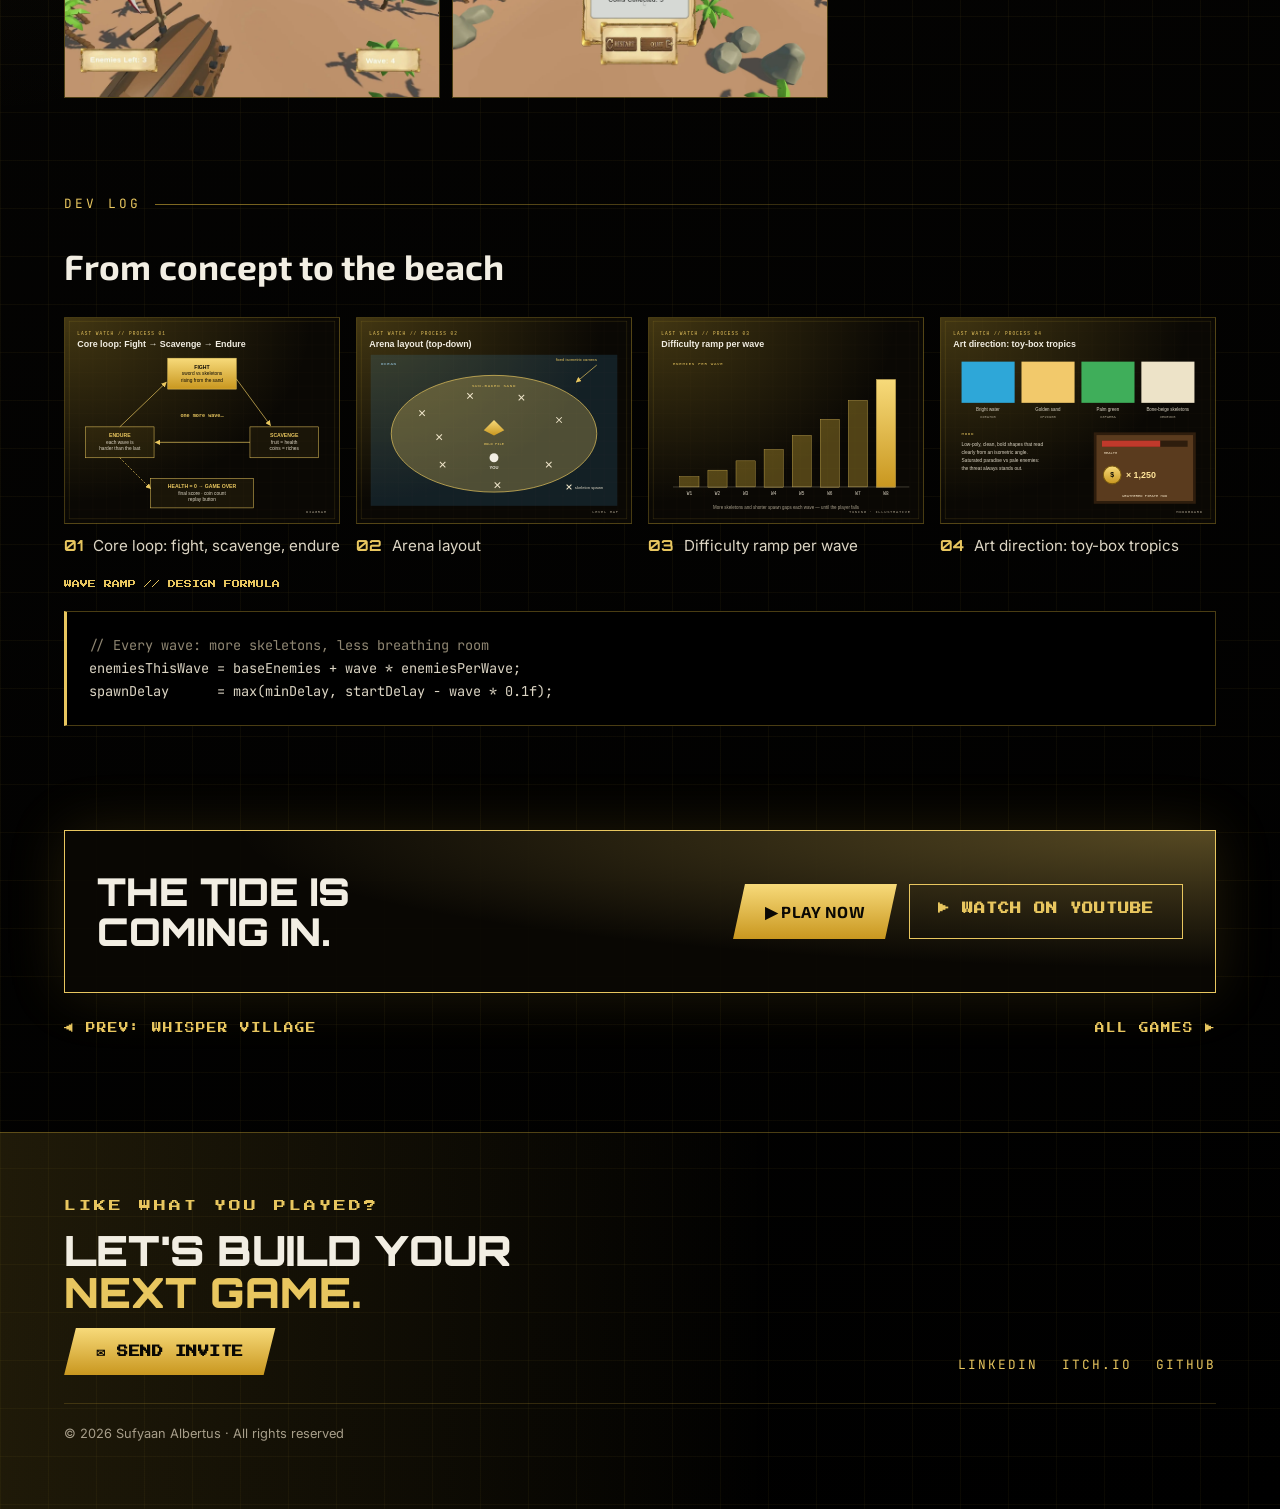
<file: projects/last-watch.html>
<!doctype html>
<html lang="en">
<head>
  <meta charset="utf-8">
  <meta name="viewport" content="width=device-width, initial-scale=1">
  <title>Last Watch | Sufyaan Albertus</title>
  <meta name="description" content="Last Watch: hold the beach against endless skeleton waves in an isometric pirate survival game.">
  <link rel="icon" href="data:image/svg+xml,%3Csvg xmlns='http://www.w3.org/2000/svg' viewBox='0 0 32 32'%3E%3Crect width='32' height='32' fill='%23000'/%3E%3Ctext x='16' y='22' font-size='16' text-anchor='middle' fill='%23E8C65F' font-family='sans-serif' font-weight='900'%3ES%3C/text%3E%3C/svg%3E">
  <link rel="preconnect" href="https://fonts.googleapis.com">
  <link rel="preconnect" href="https://fonts.gstatic.com" crossorigin>
  <link rel="stylesheet" href="https://fonts.googleapis.com/css2?family=Orbitron:wght@700;900&family=Exo+2:wght@600;700&family=Inter:wght@400;500;600&family=JetBrains+Mono:wght@500&family=Press+Start+2P&display=swap">
  <link rel="stylesheet" href="../css/style.css">
</head>
<body>
<a class="skip" href="#main">Skip to content</a>
<header class="site-header">
  <div class="wrap">
    <a class="logo" href="../index.html" aria-label="Sufyaan Albertus, home">S//A</a>
    <button class="nav-toggle" aria-expanded="false" aria-controls="nav">MENU</button>
    <nav class="nav" id="nav">
      <a href="../index.html#work">◀ ALL GAMES</a>
      <a href="#features">FEATURES</a>
      <a href="#devlog">DEV LOG</a>
      <a href="../index.html#contact">CO-OP</a>
      <button class="sfx-toggle" type="button" aria-pressed="false" title="Turn sound effects on or off">SFX: OFF</button>
    </nav>
  </div>
</header>

<main id="main">
  <section class="p-hero">
    <div class="wrap">
      <div class="poster has-img">
        <img src="../assets/last-watch/poster.webp" alt="Last Watch poster" width="800" height="1200">
      </div>
      <div class="p-intro">
        <span class="label">LEVEL 03 // SURVIVAL</span>
        <h1 class="gold-text">LAST WATCH</h1>
        <div class="mission-hud"><span>MODE: SURVIVAL</span><span>ENGINE: UNITY · C#</span><span class="lvl-status">STATUS: CLEARED ✓</span></div>
        <p class="tagline">Hold the beach. Guard the gold. Don&#x27;t expect a thank-you.</p>
        <div class="links">
          <a class="link-tile primary" href="#video"><span class="label" style="font-size:0.7rem">YOUTUBE</span><b>WATCH GAMEPLAY ▶</b></a>
          <a class="link-tile secondary" href="https://sufyaan-albertus.itch.io/last-watch" target="_blank" rel="noopener"><span class="label" style="font-size:0.7rem">FREE ON ITCH.IO</span><b>PLAY NOW ↗</b></a>
        </div>
      </div>
    </div>
  </section>

  <section class="section">
    <div class="wrap pitch-wrap">
      <div class="section-head"><span class="label">The pitch</span></div>
      <p class="pitch">You&#x27;re not the captain. You&#x27;re the crewmate left behind to guard a mountain of treasure you&#x27;ll never get to spend. As the sun beats down, skeletons claw their way out of the sand in endless waves. Fight, scavenge and survive as long as you can, because nobody is coming back for you.</p>
    </div>
  </section>

  <section class="section">
    <div class="wrap">
      <div class="info-grid">
        <div>
          <span class="label" style="font-size:0.7rem">The challenge</span>
          <p>Take a one-page concept to a playable survival game with a strong hook, a tight loop and a look you&#x27;d recognise from one screenshot.</p>
        </div>
        <div>
          <span class="label" style="font-size:0.7rem">What I did</span>
          <p>Wrote the concept, designed the fight-scavenge-endure loop, set the toy-box art direction and built the combat, waves, pickups and HUD.</p>
        </div>
        <div>
          <span class="label" style="font-size:0.7rem">Loadout</span>
          <ul class="chips"><li>UNITY</li><li>C#</li><li>LOW-POLY 3D</li><li>ISOMETRIC CAMERA</li></ul>
        </div>
      </div>
    </div>
  </section>

  <section class="section" id="features">
    <div class="wrap">
      <div class="section-head"><span class="label">Features</span></div>
      <h2 class="big-h2">Fight. Scavenge. Endure.</h2>
      <div class="features">
        <div class="feature"><b>ENDLESS WAVES</b><span>Every wave hits harder than the last. How long can you last?</span></div>
        <div class="feature"><b>SCAVENGE TO SURVIVE</b><span>Fruit keeps you alive. Coins keep the score climbing.</span></div>
        <div class="feature"><b>SWORD COMBAT</b><span>Fast, readable melee against skeletons rising from the sand.</span></div>
        <div class="feature"><b>TOY-BOX TROPICS</b><span>Bright water, golden sand and bone-white enemies that always stand out.</span></div>
        <div class="feature"><b>PIRATE HUD</b><span>Weathered wood and gold coins: the HUD looks like it washed up on the beach.</span></div>
        <div class="feature"><b>ONE MORE WAVE</b><span>Instant replay, because you know you can beat your score.</span></div>
      </div>
    </div>
  </section>

  <section class="section" id="video">
    <div class="wrap">
      <div class="section-head"><span class="label">Gameplay video</span></div>
      <div class="video">
        <iframe src="https://www.youtube-nocookie.com/embed/nda8C_ZiPSg?rel=0" title="Last Watch gameplay video" allow="accelerometer; autoplay; clipboard-write; encrypted-media; gyroscope; picture-in-picture; web-share" referrerpolicy="strict-origin-when-cross-origin" allowfullscreen loading="lazy"></iframe>
      </div>
      <div class="video-links">
        <a class="btn btn-line" href="https://youtu.be/nda8C_ZiPSg" target="_blank" rel="noopener">▶ WATCH ON YOUTUBE</a>
        <a class="btn btn-gold" href="https://sufyaan-albertus.itch.io/last-watch" target="_blank" rel="noopener">PLAY ON ITCH.IO ↗</a>
      </div>
      <details class="offline-trailer"><summary>No internet? Play the offline trailer</summary>
        <video controls preload="none" playsinline poster="../assets/last-watch/cover.webp"><source src="../assets/last-watch/trailer.mp4" type="video/mp4"></video>
      </details>
      <div hidden>
      </div>
    </div>
  </section>

  <section class="section" id="screens">
    <div class="wrap">
      <div class="section-head"><span class="label">Screenshots</span></div>
      <div class="gallery">
        <a class="gal" href="../assets/last-watch/shot-2.webp" target="_blank" rel="noopener"><img src="../assets/last-watch/shot-2.webp" alt="Skeletons storming the beach by the shipwreck" loading="lazy" width="1600" height="900"></a>
        <a class="gal" href="../assets/last-watch/shot-1.webp" target="_blank" rel="noopener"><img src="../assets/last-watch/shot-1.webp" alt="Low on health, fighting for fruit drops" loading="lazy" width="1600" height="900"></a>
        <a class="gal" href="../assets/last-watch/shot-4.webp" target="_blank" rel="noopener"><img src="../assets/last-watch/shot-4.webp" alt="Wave 3 on the bone-strewn beach" loading="lazy" width="1600" height="900"></a>
        <a class="gal" href="../assets/last-watch/shot-5.webp" target="_blank" rel="noopener"><img src="../assets/last-watch/shot-5.webp" alt="Holding the line at wave 4" loading="lazy" width="1600" height="900"></a>
        <a class="gal" href="../assets/last-watch/shot-3.webp" target="_blank" rel="noopener"><img src="../assets/last-watch/shot-3.webp" alt="Defeat screen: final score and coins" loading="lazy" width="1600" height="900"></a>
      </div>
    </div>
  </section>
  <section class="section" id="devlog">
    <div class="wrap">
      <div class="section-head"><span class="label">Dev log</span></div>
      <h2 style="margin-bottom:22px">From concept to the beach</h2>
      <div class="process">
        <figure><a class="shot" href="../assets/last-watch/01-core-loop.svg" target="_blank" rel="noopener"><img src="../assets/last-watch/01-core-loop.svg" alt="Core loop: fight, scavenge, endure" loading="lazy"></a><figcaption><b>01</b>Core loop: fight, scavenge, endure</figcaption></figure>
        <figure><a class="shot" href="../assets/last-watch/02-arena-layout.svg" target="_blank" rel="noopener"><img src="../assets/last-watch/02-arena-layout.svg" alt="Arena layout" loading="lazy"></a><figcaption><b>02</b>Arena layout</figcaption></figure>
        <figure><a class="shot" href="../assets/last-watch/03-difficulty-ramp.svg" target="_blank" rel="noopener"><img src="../assets/last-watch/03-difficulty-ramp.svg" alt="Difficulty ramp per wave" loading="lazy"></a><figcaption><b>03</b>Difficulty ramp per wave</figcaption></figure>
        <figure><a class="shot" href="../assets/last-watch/04-art-direction.svg" target="_blank" rel="noopener"><img src="../assets/last-watch/04-art-direction.svg" alt="Art direction: toy-box tropics" loading="lazy"></a><figcaption><b>04</b>Art direction: toy-box tropics</figcaption></figure>
      </div>
      <span class="code-label">WAVE RAMP // DESIGN FORMULA</span>
<pre class="code"><span class="c">// Every wave: more skeletons, less breathing room</span>
enemiesThisWave = baseEnemies + wave * enemiesPerWave;
spawnDelay      = max(minDelay, startDelay - wave * 0.1f);</pre>
    </div>
  </section>

  <section class="section">
    <div class="wrap">
      <div class="cta-band">
        <h2>THE TIDE IS<br>COMING IN.</h2>
        <div class="actions">
          <a class="btn btn-gold" href="https://sufyaan-albertus.itch.io/last-watch" target="_blank" rel="noopener">▶ PLAY NOW</a>
          <a class="btn btn-line" href="https://youtu.be/nda8C_ZiPSg" target="_blank" rel="noopener">▶ WATCH ON YOUTUBE</a>
        </div>
      </div>
      <div class="next-up"><a href="whisper-village.html">◀ PREV: WHISPER VILLAGE</a><a class="next-level" href="../index.html#work">ALL GAMES ▶</a></div>
    </div>
  </section>
</main>
<div class="toasts" aria-live="polite"></div>

<footer class="site-footer" id="contact">
  <div class="wrap">
    <div class="continue">
      <div class="label">LIKE WHAT YOU PLAYED?</div>
      <div class="footer-cta">LET'S BUILD YOUR<br><span>NEXT GAME.</span></div>
      <a class="btn btn-gold mail-link" href="mailto:sufyaan.albertus040@gmail.com">✉ SEND INVITE</a>
    </div>
    <div class="footer-links">
      <a href="https://www.linkedin.com/in/sufyaan-albertus" target="_blank" rel="noopener">LINKEDIN</a>
      <a href="https://sufyaan-albertus.itch.io" target="_blank" rel="noopener">ITCH.IO</a>
      <a href="https://github.com/sufyaanalbertus" target="_blank" rel="noopener">GITHUB</a>
    </div>
    <p class="copyright">© <span id="year">2026</span> Sufyaan Albertus · All rights reserved</p>
  </div>
</footer>

<script src="../js/main.js"></script>
</body>
</html>
</file>
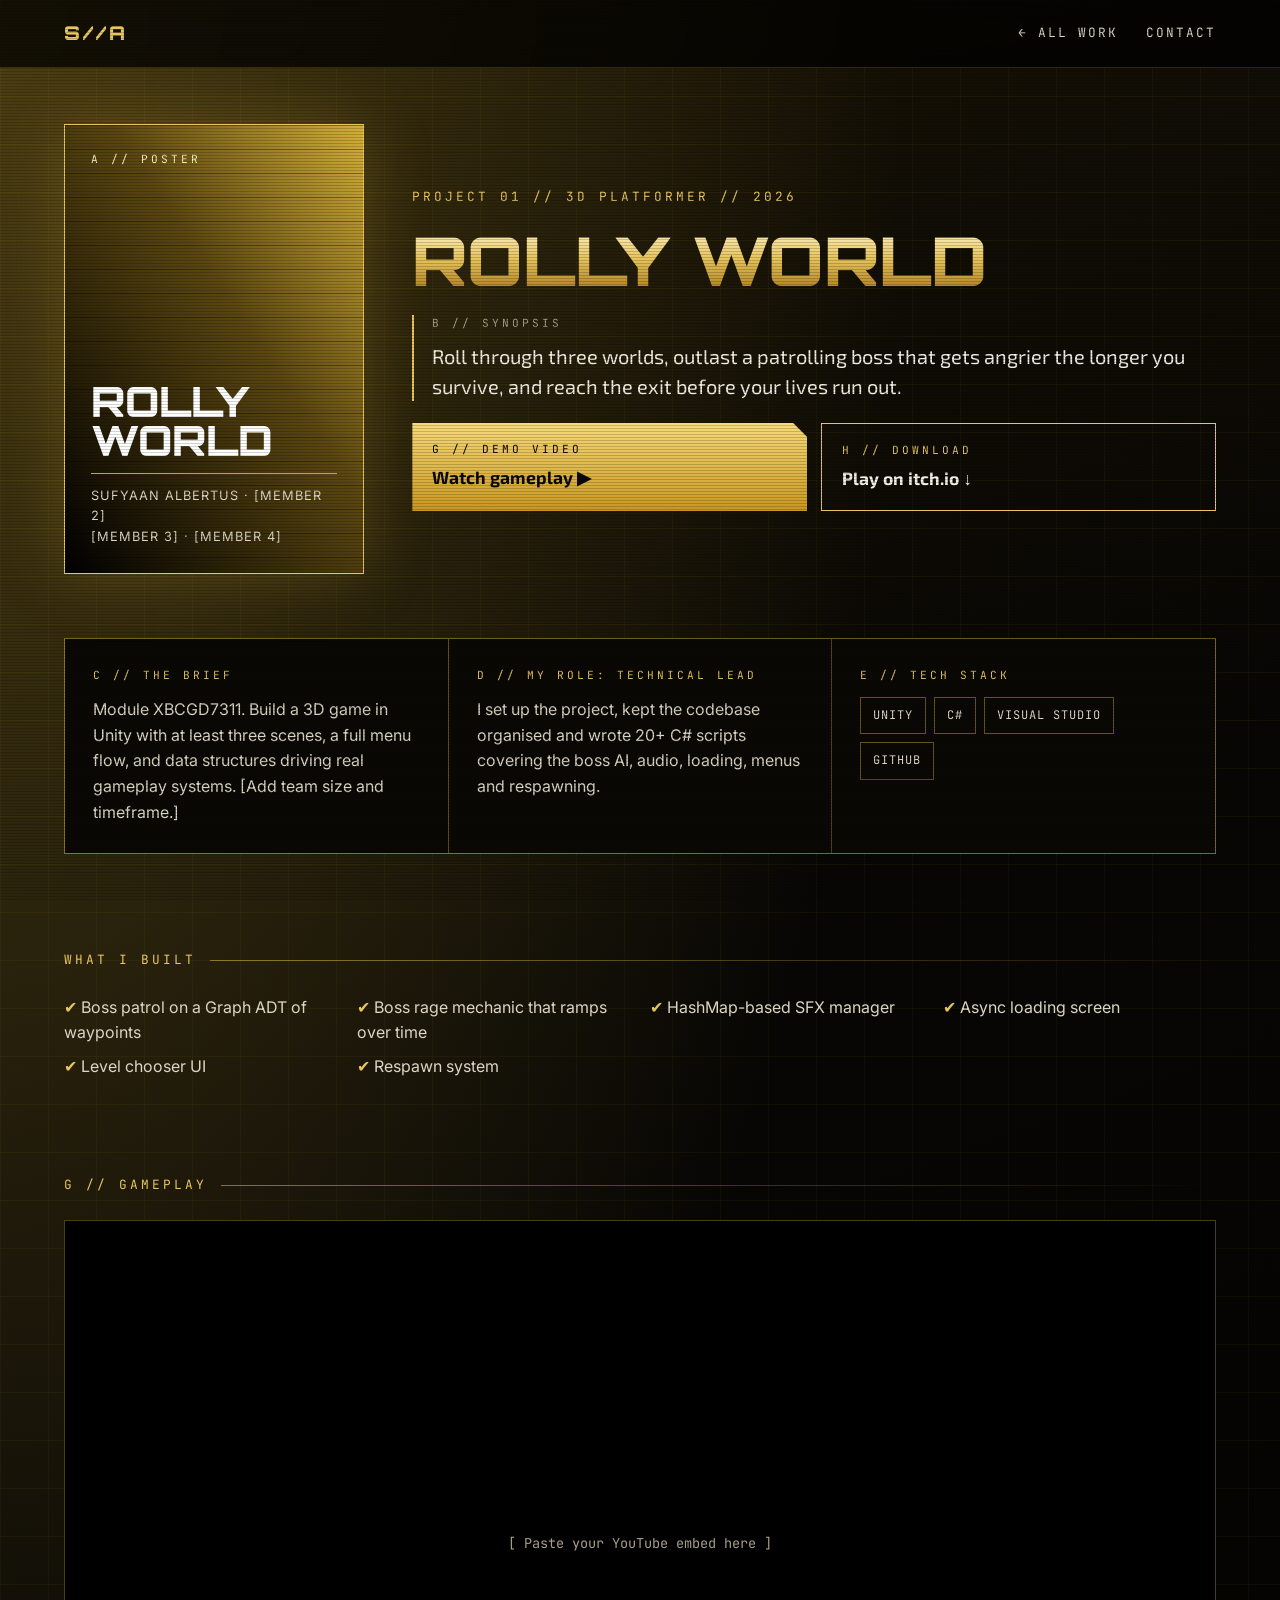
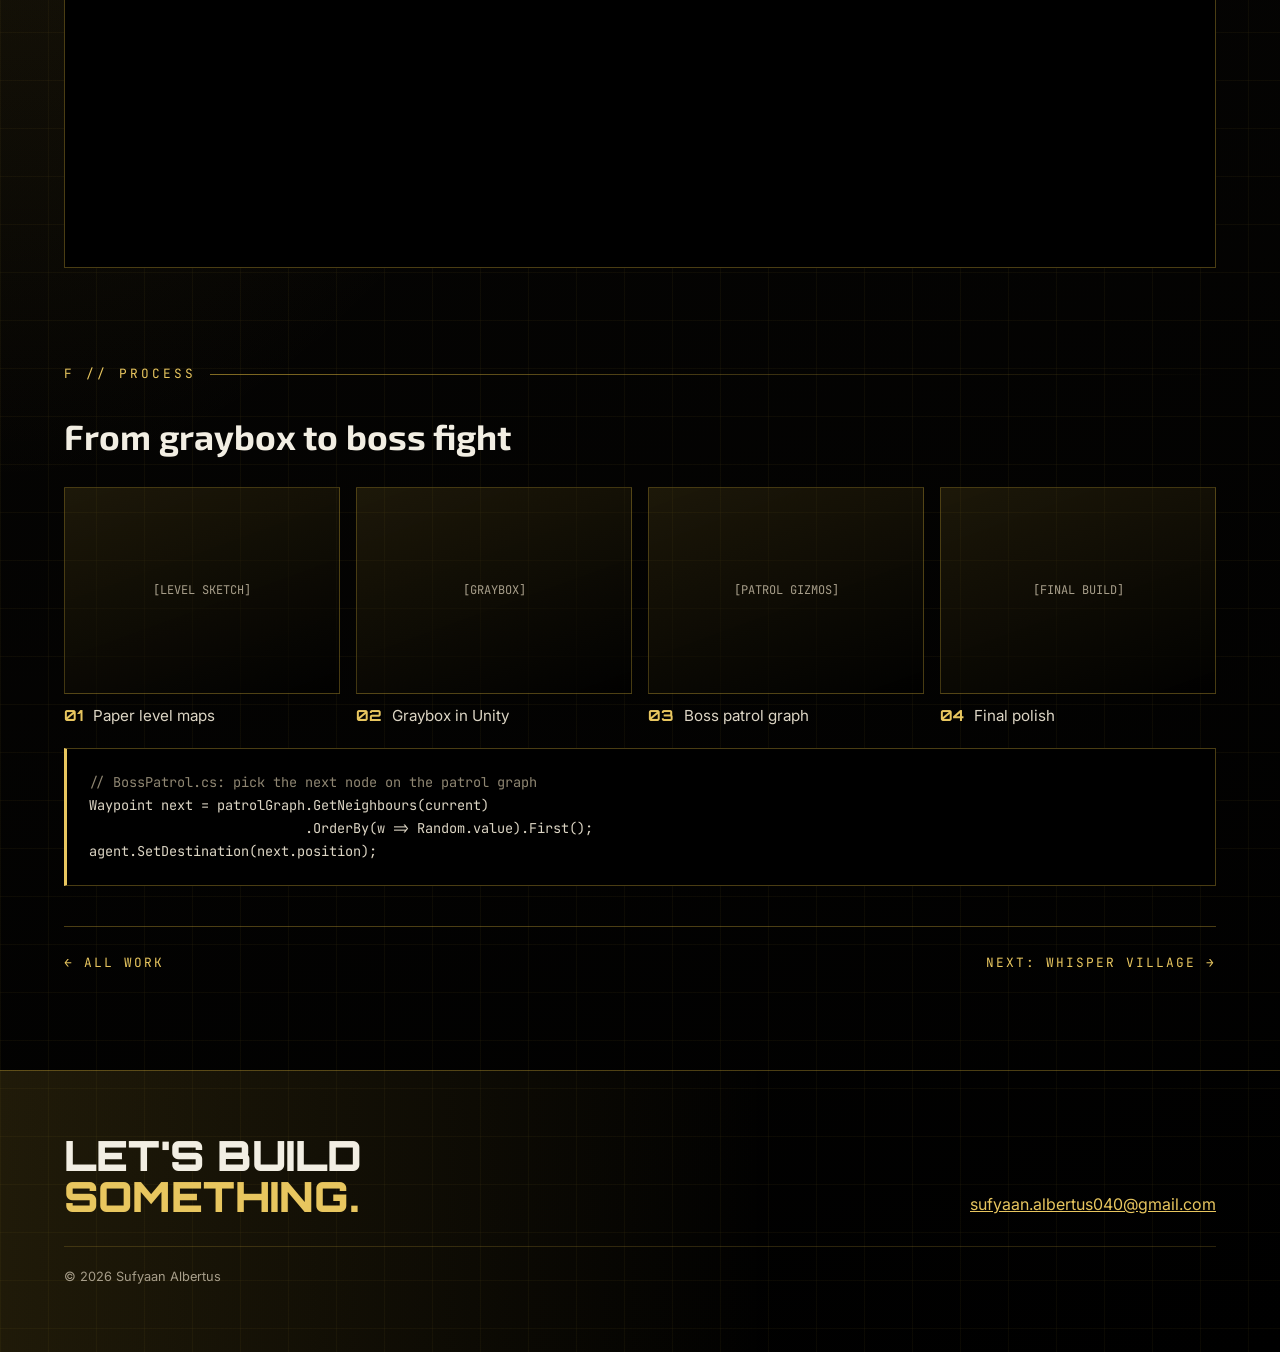
<file: projects/rolly-world.html>
<!doctype html>
<html lang="en">
<head>
  <meta charset="utf-8">
  <meta name="viewport" content="width=device-width, initial-scale=1">
  <title>Rolly World | Sufyaan Albertus</title>
  <meta name="description" content="Rolly World: a Unity 3D platformer. Sufyaan Albertus was Technical Lead.">
  <link rel="icon" href="data:image/svg+xml,%3Csvg xmlns='http://www.w3.org/2000/svg' viewBox='0 0 32 32'%3E%3Crect width='32' height='32' fill='%23000'/%3E%3Ctext x='16' y='22' font-size='16' text-anchor='middle' fill='%23E8C65F' font-family='sans-serif' font-weight='900'%3ES%3C/text%3E%3C/svg%3E">
  <link rel="preconnect" href="https://fonts.googleapis.com">
  <link rel="preconnect" href="https://fonts.gstatic.com" crossorigin>
  <link rel="stylesheet" href="https://fonts.googleapis.com/css2?family=Orbitron:wght@700;900&family=Exo+2:wght@600;700&family=Inter:wght@400;500;600&family=JetBrains+Mono:wght@500&display=swap">
  <link rel="stylesheet" href="../css/style.css">
</head>
<body>

<header class="site-header">
  <div class="wrap">
    <a class="logo" href="../index.html" aria-label="Sufyaan Albertus, home">S//A</a>
    <button class="nav-toggle" aria-expanded="false" aria-controls="nav">MENU</button>
    <nav class="nav" id="nav">
      <a href="../index.html#work">← ALL WORK</a>
      <a href="../index.html#contact">CONTACT</a>
    </nav>
  </div>
</header>

<main>
  <!-- a. Poster + b. Synopsis + g/h. Links -->
  <section class="p-hero">
    <div class="wrap">
      <div class="poster">
        <!-- a. Replace with your poster: <img src="../assets/rolly-world/poster.webp" alt="Rolly World poster"> -->
        <div class="label" style="color:var(--gold-1);font-size:0.7rem">A // POSTER</div>
        <div>
          <div class="poster-title">ROLLY<br>WORLD</div>
          <div class="poster-credits">SUFYAAN ALBERTUS · [MEMBER 2]<br>[MEMBER 3] · [MEMBER 4]</div>
        </div>
      </div>
      <div class="p-intro">
        <span class="label">Project 01 // 3D platformer // 2026</span>
        <h1 class="gold-text">ROLLY WORLD</h1>
        <div class="synopsis">
          <span class="label" style="color:var(--text-3);font-size:0.7rem">B // Synopsis</span>
          <p>Roll through three worlds, outlast a patrolling boss that gets angrier the longer you survive, and reach the exit before your lives run out.</p>
        </div>
        <div class="links">
          <a class="link-tile primary" href="#video"><span class="label" style="font-size:0.7rem">G // Demo video</span><b>Watch gameplay ▶</b></a>
          <a class="link-tile secondary" href="https://YOUR-USERNAME.itch.io/rolly-world" target="_blank" rel="noopener"><span class="label" style="font-size:0.7rem">H // Download</span><b>Play on itch.io ↓</b></a>
        </div>
      </div>
    </div>
  </section>

  <!-- c. Brief, d. Role, e. Tech -->
  <section class="section">
    <div class="wrap">
      <div class="info-grid">
        <div>
          <span class="label" style="font-size:0.7rem">C // The brief</span>
          <p>Module XBCGD7311. Build a 3D game in Unity with at least three scenes, a full menu flow, and data structures driving real gameplay systems. [Add team size and timeframe.]</p>
        </div>
        <div>
          <span class="label" style="font-size:0.7rem">D // My role: Technical Lead</span>
          <p>I set up the project, kept the codebase organised and wrote 20+ C# scripts covering the boss AI, audio, loading, menus and respawning.</p>
        </div>
        <div>
          <span class="label" style="font-size:0.7rem">E // Tech stack</span>
          <ul class="chips"><li>UNITY</li><li>C#</li><li>VISUAL STUDIO</li><li>GITHUB</li></ul>
        </div>
      </div>
    </div>
  </section>

  <section class="section">
    <div class="wrap">
      <div class="section-head"><span class="label">What I built</span></div>
      <ul class="built">
        <li>Boss patrol on a Graph ADT of waypoints</li>
        <li>Boss rage mechanic that ramps over time</li>
        <li>HashMap-based SFX manager</li>
        <li>Async loading screen</li>
        <li>Level chooser UI</li>
        <li>Respawn system</li>
      </ul>
    </div>
  </section>

  <!-- g. Demo video -->
  <section class="section" id="video">
    <div class="wrap">
      <div class="section-head"><span class="label">G // Gameplay</span></div>
      <div class="video">
        <!-- Replace VIDEO_ID with your YouTube video ID, then delete the placeholder div -->
        <!-- <iframe src="https://www.youtube.com/embed/VIDEO_ID" title="Rolly World gameplay" allowfullscreen loading="lazy"></iframe> -->
        <div class="video-placeholder">[ Paste your YouTube embed here ]</div>
      </div>
    </div>
  </section>

  <!-- f. Process -->
  <section class="section">
    <div class="wrap">
      <div class="section-head"><span class="label">F // Process</span></div>
      <h2 style="margin-bottom:22px">From graybox to boss fight</h2>
      <div class="process">
        <figure><div class="shot">[LEVEL SKETCH]</div><figcaption><b>01</b>Paper level maps</figcaption></figure>
        <figure><div class="shot">[GRAYBOX]</div><figcaption><b>02</b>Graybox in Unity</figcaption></figure>
        <figure><div class="shot">[PATROL GIZMOS]</div><figcaption><b>03</b>Boss patrol graph</figcaption></figure>
        <figure><div class="shot">[FINAL BUILD]</div><figcaption><b>04</b>Final polish</figcaption></figure>
      </div>
<pre class="code"><span class="c">// BossPatrol.cs: pick the next node on the patrol graph</span>
Waypoint next = patrolGraph.GetNeighbours(current)
                           .OrderBy(w =&gt; Random.value).First();
agent.SetDestination(next.position);</pre>
      <div class="pager">
        <a href="../index.html#work">← ALL WORK</a>
        <a href="whisper-village.html">NEXT: WHISPER VILLAGE →</a>
      </div>
    </div>
  </section>
</main>

<footer class="site-footer" id="contact">
  <div class="wrap">
    <div class="footer-cta">LET'S BUILD<br><span>SOMETHING.</span></div>
    <a href="mailto:sufyaan.albertus040@gmail.com">sufyaan.albertus040@gmail.com</a>
    <p class="copyright">© <span id="year">2026</span> Sufyaan Albertus</p>
  </div>
</footer>

<script src="../js/main.js"></script>
</body>
</html>
</file>
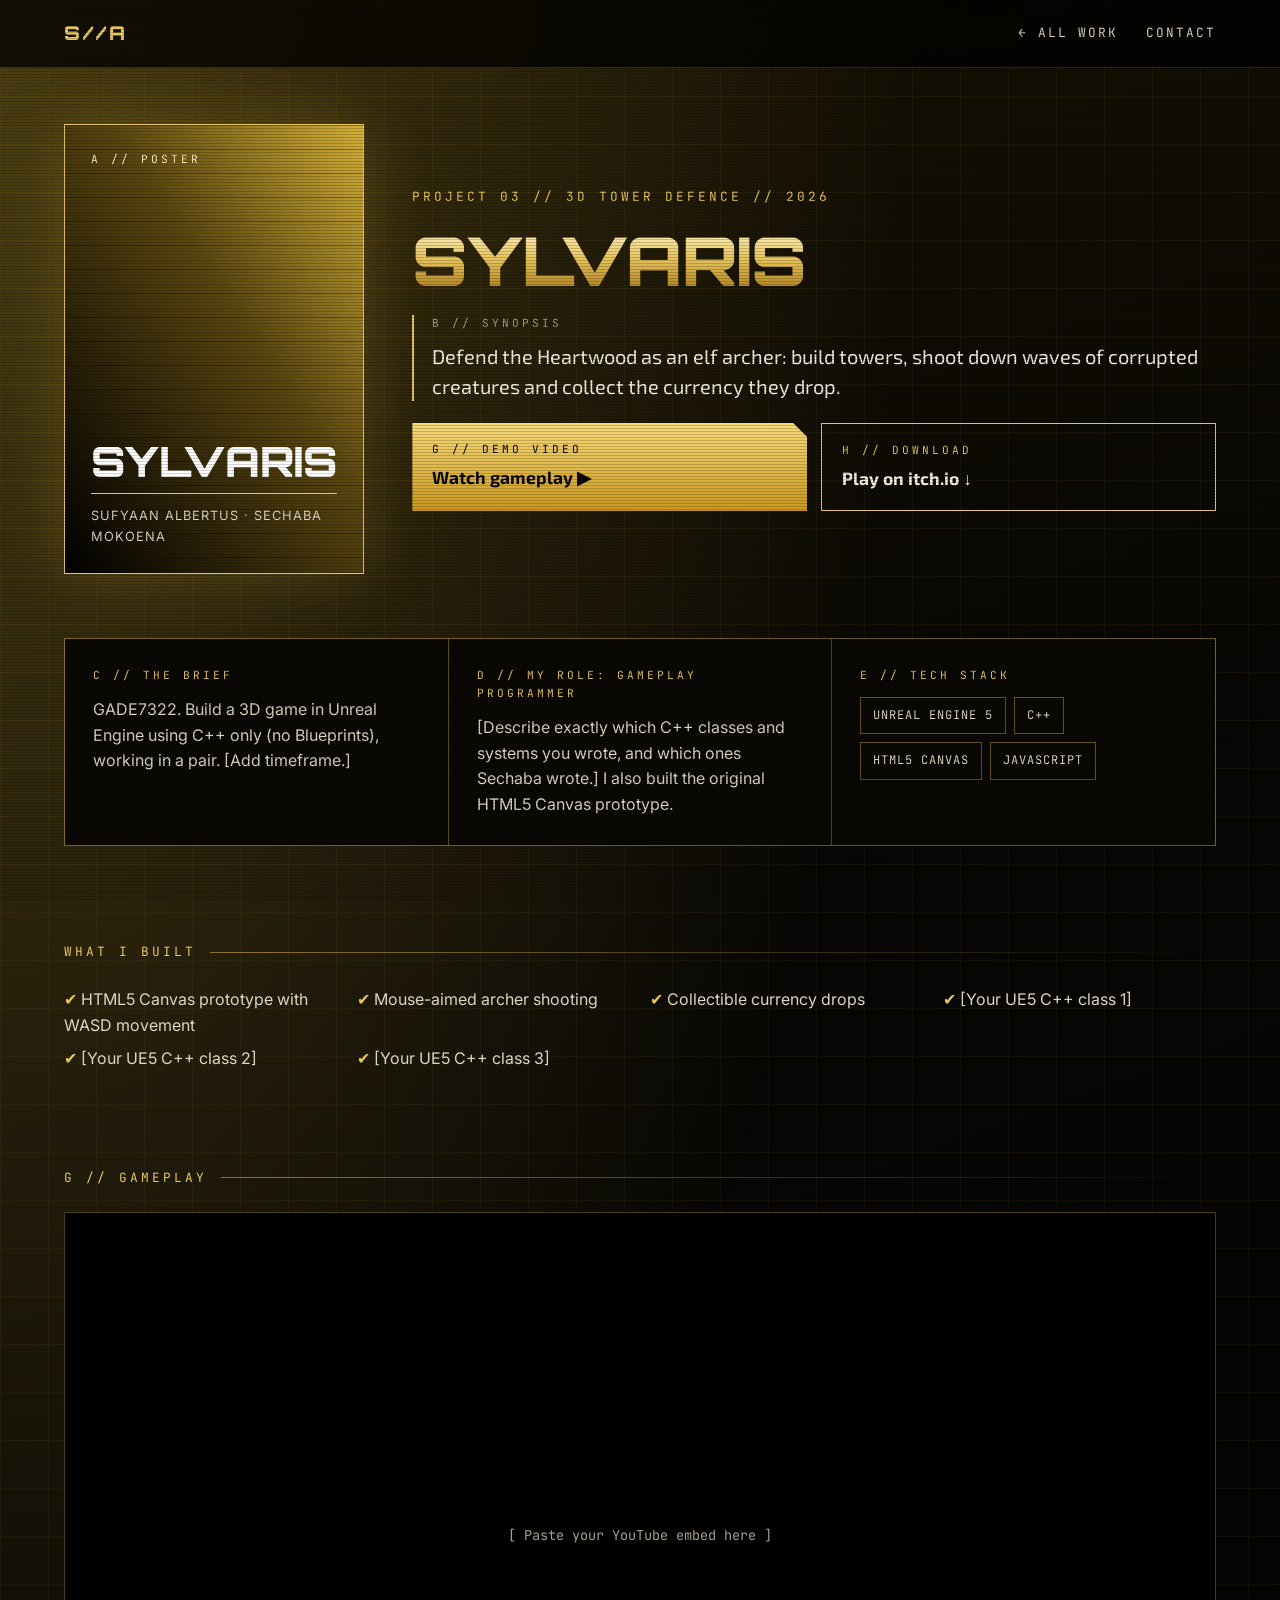
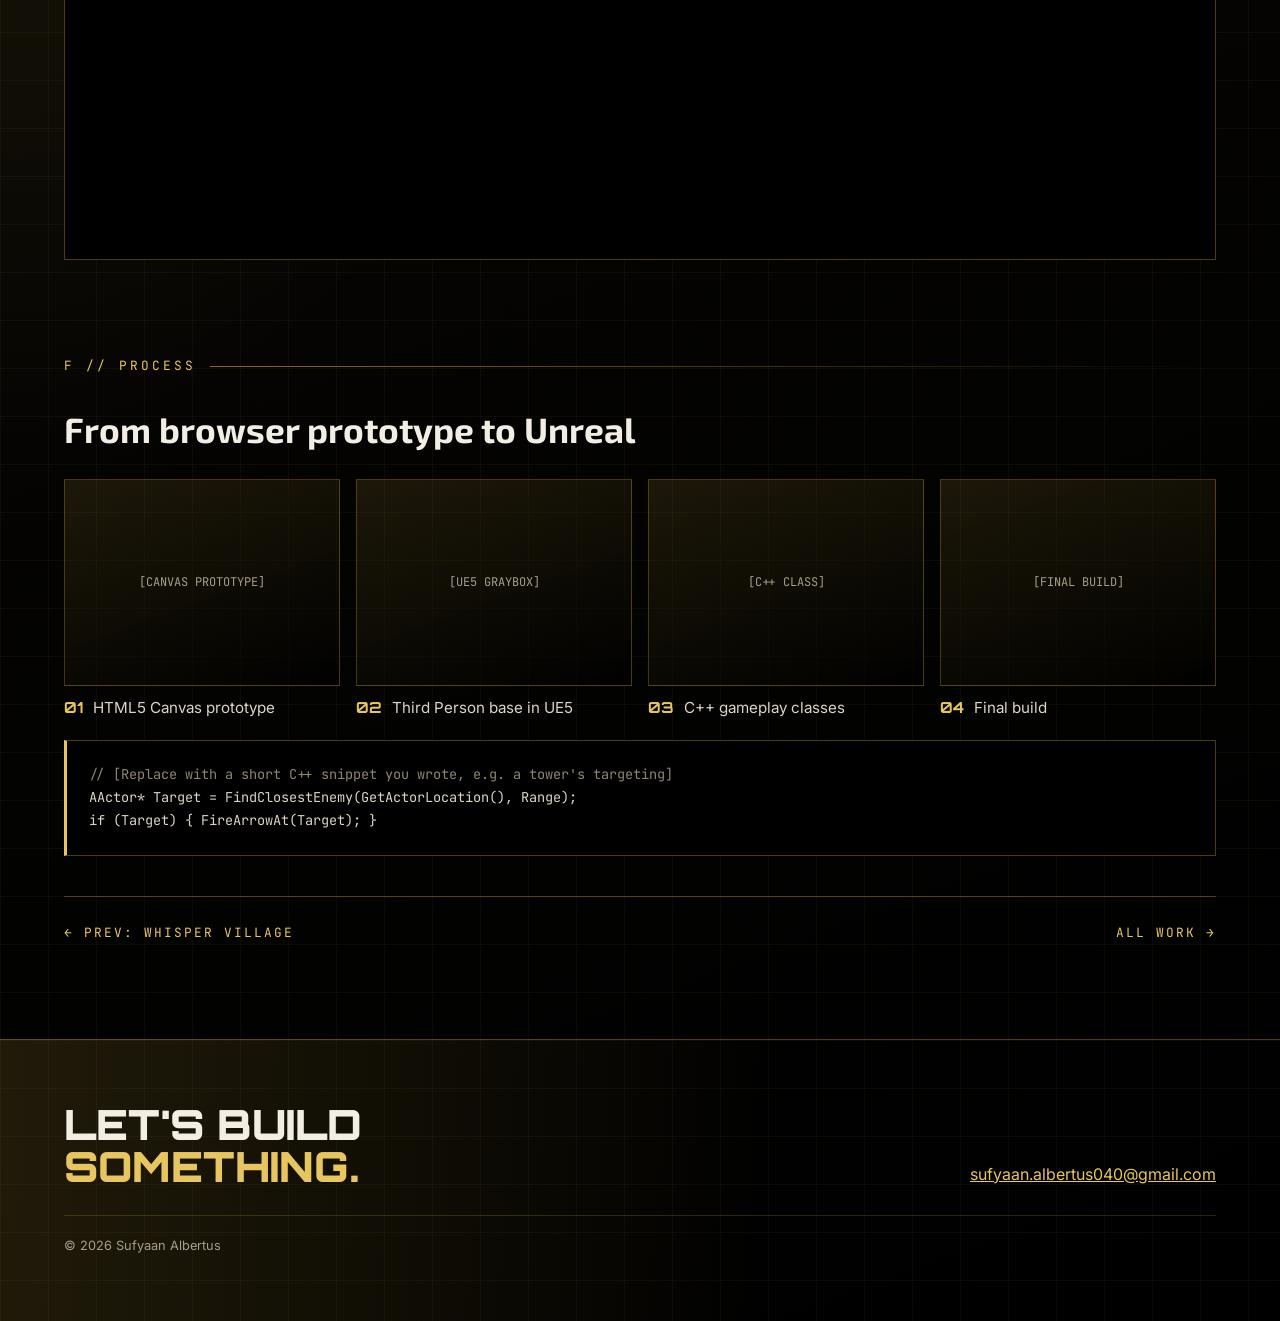
<file: projects/sylvaris.html>
<!doctype html>
<html lang="en">
<head>
  <meta charset="utf-8">
  <meta name="viewport" content="width=device-width, initial-scale=1">
  <title>Sylvaris: Heartwood Vigil | Sufyaan Albertus</title>
  <meta name="description" content="Sylvaris: Heartwood Vigil, a 3D tower defence game built in Unreal Engine 5 with C++.">
  <link rel="icon" href="data:image/svg+xml,%3Csvg xmlns='http://www.w3.org/2000/svg' viewBox='0 0 32 32'%3E%3Crect width='32' height='32' fill='%23000'/%3E%3Ctext x='16' y='22' font-size='16' text-anchor='middle' fill='%23E8C65F' font-family='sans-serif' font-weight='900'%3ES%3C/text%3E%3C/svg%3E">
  <link rel="preconnect" href="https://fonts.googleapis.com">
  <link rel="preconnect" href="https://fonts.gstatic.com" crossorigin>
  <link rel="stylesheet" href="https://fonts.googleapis.com/css2?family=Orbitron:wght@700;900&family=Exo+2:wght@600;700&family=Inter:wght@400;500;600&family=JetBrains+Mono:wght@500&display=swap">
  <link rel="stylesheet" href="../css/style.css">
</head>
<body>

<header class="site-header">
  <div class="wrap">
    <a class="logo" href="../index.html" aria-label="Sufyaan Albertus, home">S//A</a>
    <button class="nav-toggle" aria-expanded="false" aria-controls="nav">MENU</button>
    <nav class="nav" id="nav">
      <a href="../index.html#work">← ALL WORK</a>
      <a href="../index.html#contact">CONTACT</a>
    </nav>
  </div>
</header>

<main>
  <!-- a. Poster + b. Synopsis + g/h. Links -->
  <section class="p-hero">
    <div class="wrap">
      <div class="poster">
        <!-- a. Replace with your poster: <img src="../assets/sylvaris/poster.webp" alt="Sylvaris poster"> -->
        <div class="label" style="color:var(--gold-1);font-size:0.7rem">A // POSTER</div>
        <div>
          <div class="poster-title">SYLVARIS</div>
          <div class="poster-credits">SUFYAAN ALBERTUS · SECHABA MOKOENA</div>
        </div>
      </div>
      <div class="p-intro">
        <span class="label">Project 03 // 3D tower defence // 2026</span>
        <h1 class="gold-text">SYLVARIS</h1>
        <div class="synopsis">
          <span class="label" style="color:var(--text-3);font-size:0.7rem">B // Synopsis</span>
          <p>Defend the Heartwood as an elf archer: build towers, shoot down waves of corrupted creatures and collect the currency they drop.</p>
        </div>
        <div class="links">
          <a class="link-tile primary" href="#video"><span class="label" style="font-size:0.7rem">G // Demo video</span><b>Watch gameplay ▶</b></a>
          <a class="link-tile secondary" href="https://YOUR-USERNAME.itch.io/sylvaris" target="_blank" rel="noopener"><span class="label" style="font-size:0.7rem">H // Download</span><b>Play on itch.io ↓</b></a>
        </div>
      </div>
    </div>
  </section>

  <!-- c. Brief, d. Role, e. Tech -->
  <section class="section">
    <div class="wrap">
      <div class="info-grid">
        <div>
          <span class="label" style="font-size:0.7rem">C // The brief</span>
          <p>GADE7322. Build a 3D game in Unreal Engine using C++ only (no Blueprints), working in a pair. [Add timeframe.]</p>
        </div>
        <div>
          <span class="label" style="font-size:0.7rem">D // My role: Gameplay programmer</span>
          <p>[Describe exactly which C++ classes and systems you wrote, and which ones Sechaba wrote.] I also built the original HTML5 Canvas prototype.</p>
        </div>
        <div>
          <span class="label" style="font-size:0.7rem">E // Tech stack</span>
          <ul class="chips"><li>UNREAL ENGINE 5</li><li>C++</li><li>HTML5 CANVAS</li><li>JAVASCRIPT</li></ul>
        </div>
      </div>
    </div>
  </section>

  <section class="section">
    <div class="wrap">
      <div class="section-head"><span class="label">What I built</span></div>
      <ul class="built">
        <li>HTML5 Canvas prototype with WASD movement</li>
        <li>Mouse-aimed archer shooting</li>
        <li>Collectible currency drops</li>
        <li>[Your UE5 C++ class 1]</li>
        <li>[Your UE5 C++ class 2]</li>
        <li>[Your UE5 C++ class 3]</li>
      </ul>
    </div>
  </section>

  <!-- g. Demo video -->
  <section class="section" id="video">
    <div class="wrap">
      <div class="section-head"><span class="label">G // Gameplay</span></div>
      <div class="video">
        <!-- Replace VIDEO_ID with your YouTube video ID, then delete the placeholder div -->
        <!-- <iframe src="https://www.youtube.com/embed/VIDEO_ID" title="Sylvaris gameplay" allowfullscreen loading="lazy"></iframe> -->
        <div class="video-placeholder">[ Paste your YouTube embed here ]</div>
      </div>
    </div>
  </section>

  <!-- f. Process -->
  <section class="section">
    <div class="wrap">
      <div class="section-head"><span class="label">F // Process</span></div>
      <h2 style="margin-bottom:22px">From browser prototype to Unreal</h2>
      <div class="process">
        <figure><div class="shot">[CANVAS PROTOTYPE]</div><figcaption><b>01</b>HTML5 Canvas prototype</figcaption></figure>
        <figure><div class="shot">[UE5 GRAYBOX]</div><figcaption><b>02</b>Third Person base in UE5</figcaption></figure>
        <figure><div class="shot">[C++ CLASS]</div><figcaption><b>03</b>C++ gameplay classes</figcaption></figure>
        <figure><div class="shot">[FINAL BUILD]</div><figcaption><b>04</b>Final build</figcaption></figure>
      </div>
<pre class="code"><span class="c">// [Replace with a short C++ snippet you wrote, e.g. a tower's targeting]</span>
AActor* Target = FindClosestEnemy(GetActorLocation(), Range);
if (Target) { FireArrowAt(Target); }</pre>
      <div class="pager">
        <a href="whisper-village.html">← PREV: WHISPER VILLAGE</a>
        <a href="../index.html#work">ALL WORK →</a>
      </div>
    </div>
  </section>
</main>

<footer class="site-footer" id="contact">
  <div class="wrap">
    <div class="footer-cta">LET'S BUILD<br><span>SOMETHING.</span></div>
    <a href="mailto:sufyaan.albertus040@gmail.com">sufyaan.albertus040@gmail.com</a>
    <p class="copyright">© <span id="year">2026</span> Sufyaan Albertus</p>
  </div>
</footer>

<script src="../js/main.js"></script>
</body>
</html>
</file>
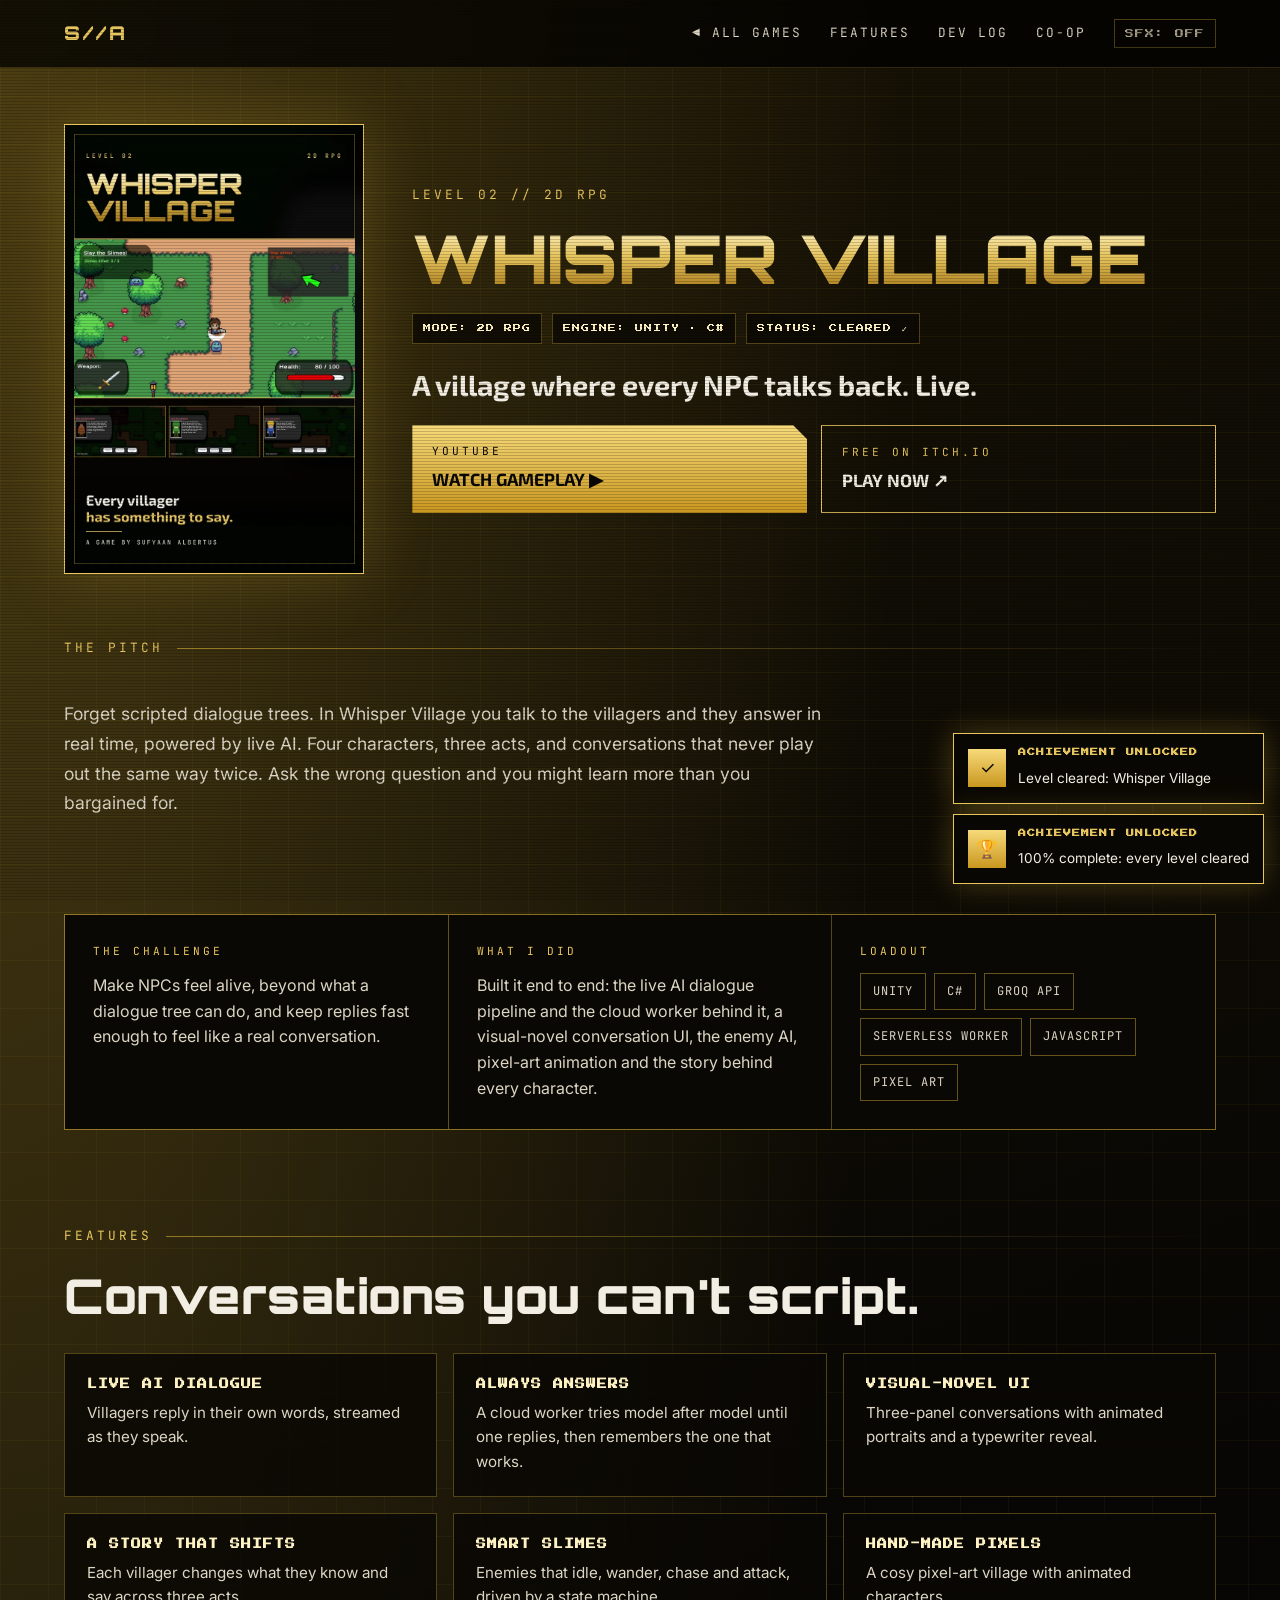
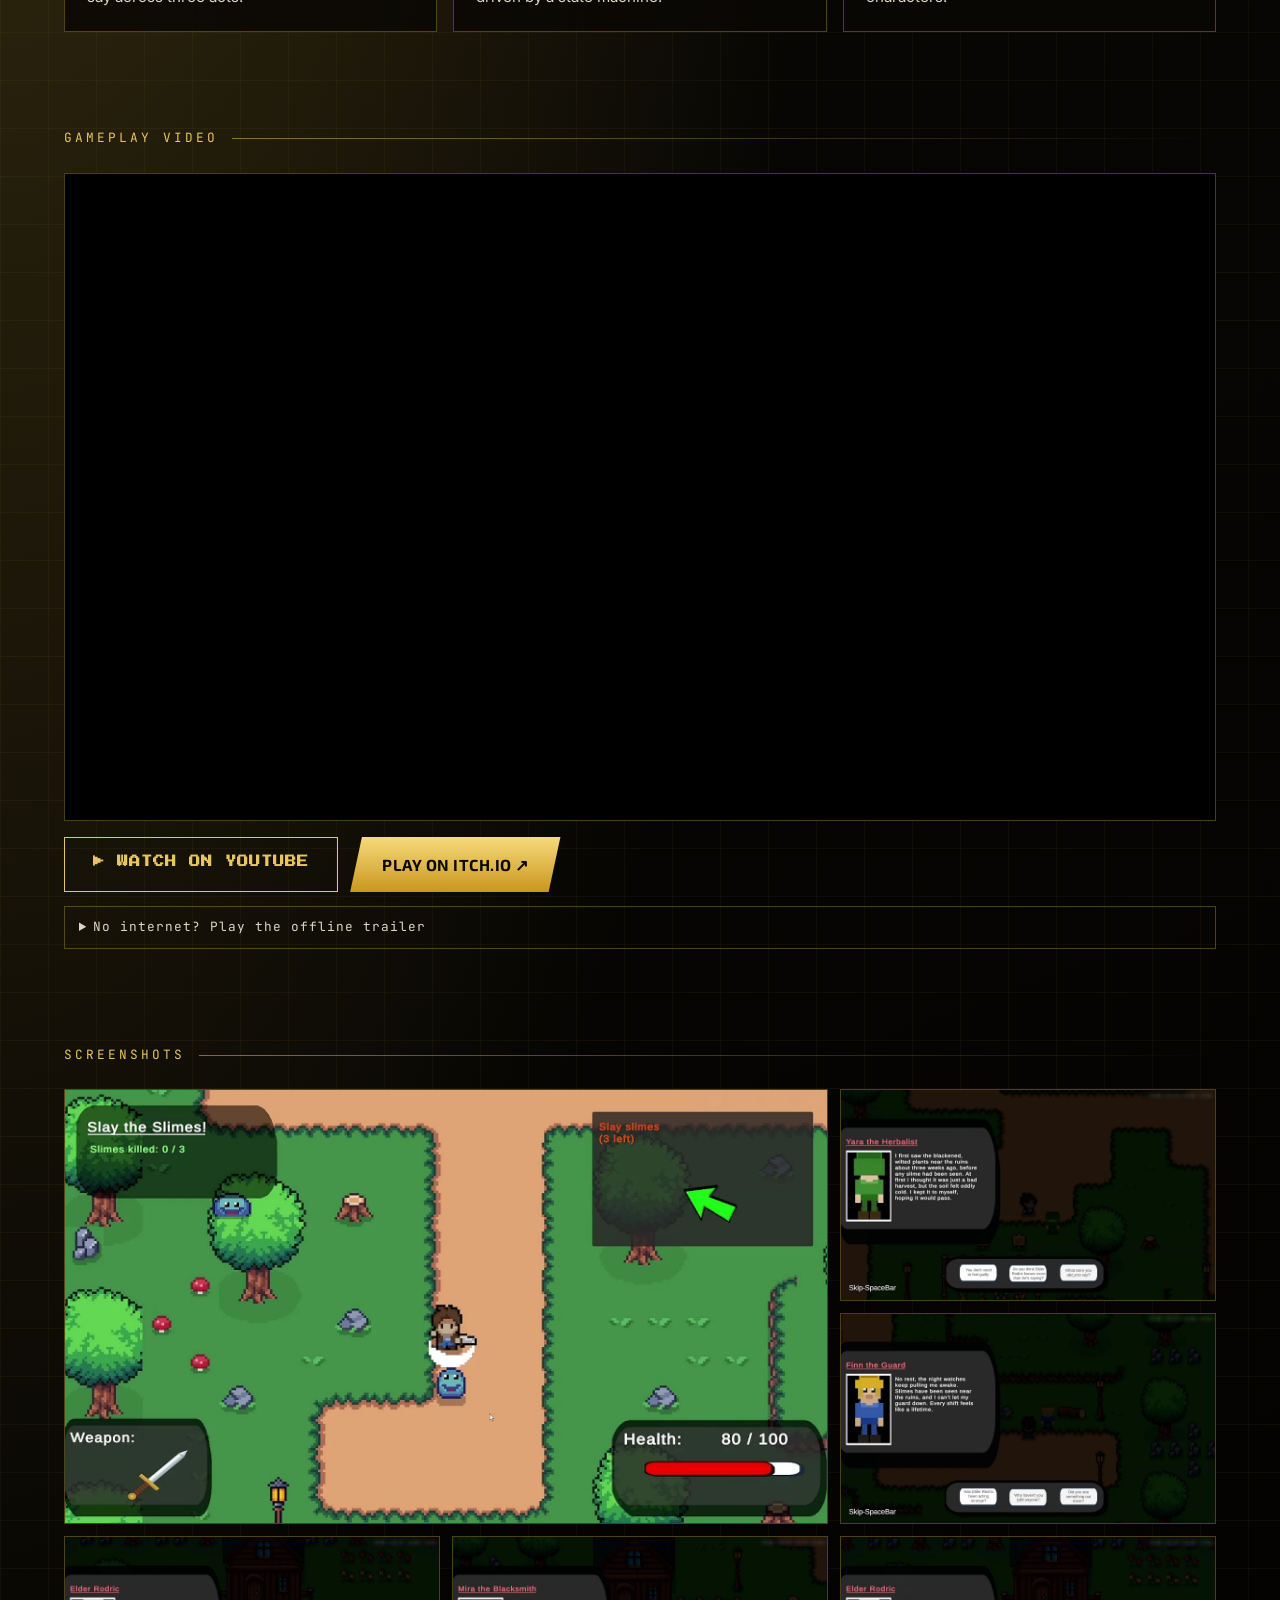
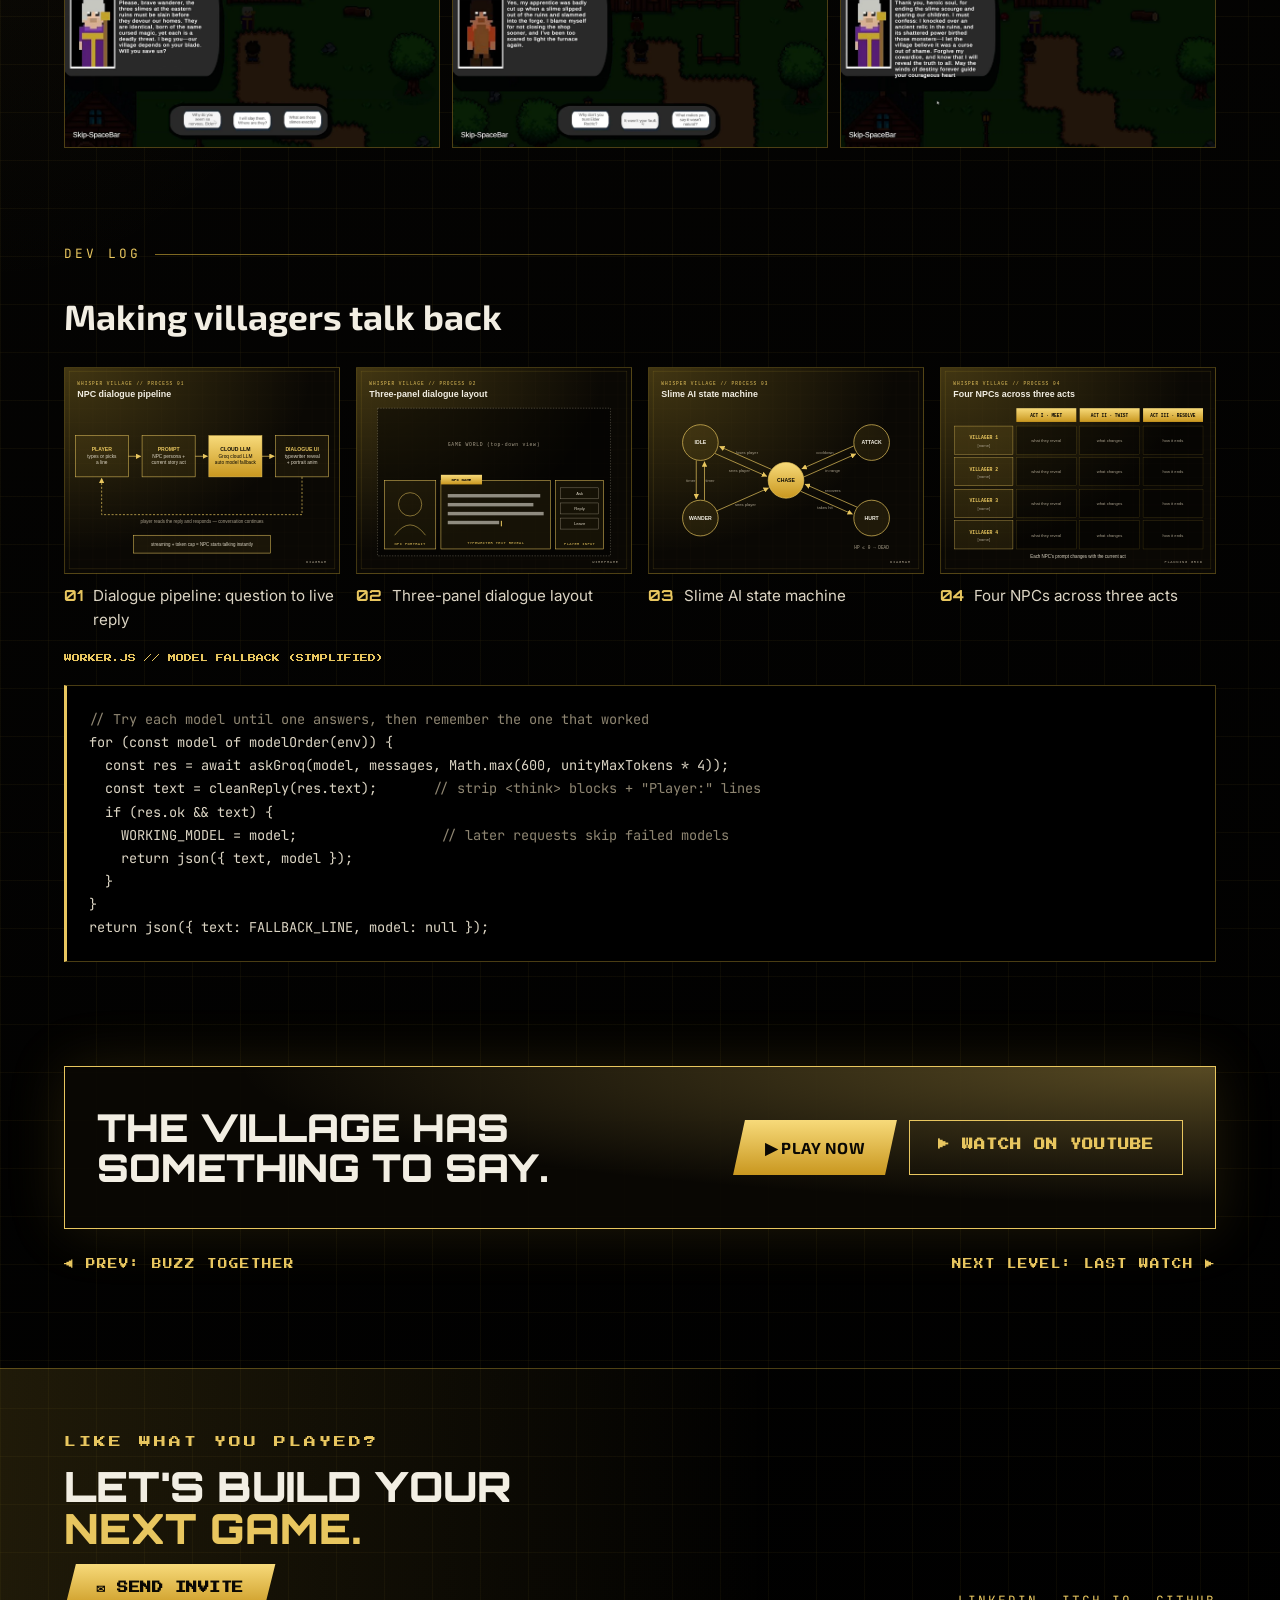
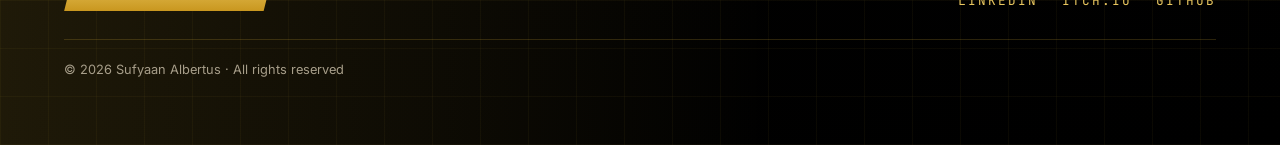
<file: projects/whisper-village.html>
<!doctype html>
<html lang="en">
<head>
  <meta charset="utf-8">
  <meta name="viewport" content="width=device-width, initial-scale=1">
  <title>Whisper Village | Sufyaan Albertus</title>
  <meta name="description" content="Whisper Village: a 2D RPG where villagers talk back in real time, powered by live AI dialogue. Built in Unity.">
  <link rel="icon" href="data:image/svg+xml,%3Csvg xmlns='http://www.w3.org/2000/svg' viewBox='0 0 32 32'%3E%3Crect width='32' height='32' fill='%23000'/%3E%3Ctext x='16' y='22' font-size='16' text-anchor='middle' fill='%23E8C65F' font-family='sans-serif' font-weight='900'%3ES%3C/text%3E%3C/svg%3E">
  <link rel="preconnect" href="https://fonts.googleapis.com">
  <link rel="preconnect" href="https://fonts.gstatic.com" crossorigin>
  <link rel="stylesheet" href="https://fonts.googleapis.com/css2?family=Orbitron:wght@700;900&family=Exo+2:wght@600;700&family=Inter:wght@400;500;600&family=JetBrains+Mono:wght@500&family=Press+Start+2P&display=swap">
  <link rel="stylesheet" href="../css/style.css">
</head>
<body>
<a class="skip" href="#main">Skip to content</a>
<header class="site-header">
  <div class="wrap">
    <a class="logo" href="../index.html" aria-label="Sufyaan Albertus, home">S//A</a>
    <button class="nav-toggle" aria-expanded="false" aria-controls="nav">MENU</button>
    <nav class="nav" id="nav">
      <a href="../index.html#work">◀ ALL GAMES</a>
      <a href="#features">FEATURES</a>
      <a href="#devlog">DEV LOG</a>
      <a href="../index.html#contact">CO-OP</a>
      <button class="sfx-toggle" type="button" aria-pressed="false" title="Turn sound effects on or off">SFX: OFF</button>
    </nav>
  </div>
</header>

<main id="main">
  <section class="p-hero">
    <div class="wrap">
      <div class="poster has-img">
        <img src="../assets/whisper-village/poster.webp" alt="Whisper Village poster" width="800" height="1200">
      </div>
      <div class="p-intro">
        <span class="label">LEVEL 02 // 2D RPG</span>
        <h1 class="gold-text">WHISPER VILLAGE</h1>
        <div class="mission-hud"><span>MODE: 2D RPG</span><span>ENGINE: UNITY · C#</span><span class="lvl-status">STATUS: CLEARED ✓</span></div>
        <p class="tagline">A village where every NPC talks back. Live.</p>
        <div class="links">
          <a class="link-tile primary" href="#video"><span class="label" style="font-size:0.7rem">YOUTUBE</span><b>WATCH GAMEPLAY ▶</b></a>
          <a class="link-tile secondary" href="https://sufyaan-albertus.itch.io/whisper-village" target="_blank" rel="noopener"><span class="label" style="font-size:0.7rem">FREE ON ITCH.IO</span><b>PLAY NOW ↗</b></a>
        </div>
      </div>
    </div>
  </section>

  <section class="section">
    <div class="wrap pitch-wrap">
      <div class="section-head"><span class="label">The pitch</span></div>
      <p class="pitch">Forget scripted dialogue trees. In Whisper Village you talk to the villagers and they answer in real time, powered by live AI. Four characters, three acts, and conversations that never play out the same way twice. Ask the wrong question and you might learn more than you bargained for.</p>
    </div>
  </section>

  <section class="section">
    <div class="wrap">
      <div class="info-grid">
        <div>
          <span class="label" style="font-size:0.7rem">The challenge</span>
          <p>Make NPCs feel alive, beyond what a dialogue tree can do, and keep replies fast enough to feel like a real conversation.</p>
        </div>
        <div>
          <span class="label" style="font-size:0.7rem">What I did</span>
          <p>Built it end to end: the live AI dialogue pipeline and the cloud worker behind it, a visual-novel conversation UI, the enemy AI, pixel-art animation and the story behind every character.</p>
        </div>
        <div>
          <span class="label" style="font-size:0.7rem">Loadout</span>
          <ul class="chips"><li>UNITY</li><li>C#</li><li>GROQ API</li><li>SERVERLESS WORKER</li><li>JAVASCRIPT</li><li>PIXEL ART</li></ul>
        </div>
      </div>
    </div>
  </section>

  <section class="section" id="features">
    <div class="wrap">
      <div class="section-head"><span class="label">Features</span></div>
      <h2 class="big-h2">Conversations you can&#x27;t script.</h2>
      <div class="features">
        <div class="feature"><b>LIVE AI DIALOGUE</b><span>Villagers reply in their own words, streamed as they speak.</span></div>
        <div class="feature"><b>ALWAYS ANSWERS</b><span>A cloud worker tries model after model until one replies, then remembers the one that works.</span></div>
        <div class="feature"><b>VISUAL-NOVEL UI</b><span>Three-panel conversations with animated portraits and a typewriter reveal.</span></div>
        <div class="feature"><b>A STORY THAT SHIFTS</b><span>Each villager changes what they know and say across three acts.</span></div>
        <div class="feature"><b>SMART SLIMES</b><span>Enemies that idle, wander, chase and attack, driven by a state machine.</span></div>
        <div class="feature"><b>HAND-MADE PIXELS</b><span>A cosy pixel-art village with animated characters.</span></div>
      </div>
    </div>
  </section>

  <section class="section" id="video">
    <div class="wrap">
      <div class="section-head"><span class="label">Gameplay video</span></div>
      <div class="video">
        <iframe src="https://www.youtube-nocookie.com/embed/ArffidCrWk4?rel=0" title="Whisper Village gameplay video" allow="accelerometer; autoplay; clipboard-write; encrypted-media; gyroscope; picture-in-picture; web-share" referrerpolicy="strict-origin-when-cross-origin" allowfullscreen loading="lazy"></iframe>
      </div>
      <div class="video-links">
        <a class="btn btn-line" href="https://youtu.be/ArffidCrWk4" target="_blank" rel="noopener">▶ WATCH ON YOUTUBE</a>
        <a class="btn btn-gold" href="https://sufyaan-albertus.itch.io/whisper-village" target="_blank" rel="noopener">PLAY ON ITCH.IO ↗</a>
      </div>
      <details class="offline-trailer"><summary>No internet? Play the offline trailer</summary>
        <video controls preload="none" playsinline poster="../assets/whisper-village/cover.webp"><source src="../assets/whisper-village/trailer.mp4" type="video/mp4"></video>
      </details>
      <div hidden>
      </div>
    </div>
  </section>

  <section class="section" id="screens">
    <div class="wrap">
      <div class="section-head"><span class="label">Screenshots</span></div>
      <div class="gallery">
        <a class="gal" href="../assets/whisper-village/shot-1.webp" target="_blank" rel="noopener"><img src="../assets/whisper-village/shot-1.webp" alt="Slaying slimes on the road to the eastern ruins" loading="lazy" width="1600" height="900"></a>
        <a class="gal" href="../assets/whisper-village/shot-3.webp" target="_blank" rel="noopener"><img src="../assets/whisper-village/shot-3.webp" alt="Yara the Herbalist remembers the blackened fields" loading="lazy" width="1600" height="900"></a>
        <a class="gal" href="../assets/whisper-village/shot-4.webp" target="_blank" rel="noopener"><img src="../assets/whisper-village/shot-4.webp" alt="Finn the Guard, with three questions to choose from" loading="lazy" width="1600" height="900"></a>
        <a class="gal" href="../assets/whisper-village/shot-5.webp" target="_blank" rel="noopener"><img src="../assets/whisper-village/shot-5.webp" alt="Elder Rodric asks you to save the village" loading="lazy" width="1600" height="900"></a>
        <a class="gal" href="../assets/whisper-village/shot-2.webp" target="_blank" rel="noopener"><img src="../assets/whisper-village/shot-2.webp" alt="Mira the Blacksmith tells you about her apprentice" loading="lazy" width="1600" height="900"></a>
        <a class="gal" href="../assets/whisper-village/shot-9.webp" target="_blank" rel="noopener"><img src="../assets/whisper-village/shot-9.webp" alt="The Elder&#x27;s confession: the truth comes out" loading="lazy" width="1600" height="900"></a>
      </div>
    </div>
  </section>
  <section class="section" id="devlog">
    <div class="wrap">
      <div class="section-head"><span class="label">Dev log</span></div>
      <h2 style="margin-bottom:22px">Making villagers talk back</h2>
      <div class="process">
        <figure><a class="shot" href="../assets/whisper-village/01-dialogue-pipeline.svg" target="_blank" rel="noopener"><img src="../assets/whisper-village/01-dialogue-pipeline.svg" alt="Dialogue pipeline: question to live reply" loading="lazy"></a><figcaption><b>01</b>Dialogue pipeline: question to live reply</figcaption></figure>
        <figure><a class="shot" href="../assets/whisper-village/02-dialogue-wireframe.svg" target="_blank" rel="noopener"><img src="../assets/whisper-village/02-dialogue-wireframe.svg" alt="Three-panel dialogue layout" loading="lazy"></a><figcaption><b>02</b>Three-panel dialogue layout</figcaption></figure>
        <figure><a class="shot" href="../assets/whisper-village/03-slime-state-machine.svg" target="_blank" rel="noopener"><img src="../assets/whisper-village/03-slime-state-machine.svg" alt="Slime AI state machine" loading="lazy"></a><figcaption><b>03</b>Slime AI state machine</figcaption></figure>
        <figure><a class="shot" href="../assets/whisper-village/04-story-structure.svg" target="_blank" rel="noopener"><img src="../assets/whisper-village/04-story-structure.svg" alt="Four NPCs across three acts" loading="lazy"></a><figcaption><b>04</b>Four NPCs across three acts</figcaption></figure>
      </div>
      <span class="code-label">WORKER.JS // MODEL FALLBACK (SIMPLIFIED)</span>
<pre class="code"><span class="c">// Try each model until one answers, then remember the one that worked</span>
for (const model of modelOrder(env)) {
  const res = await askGroq(model, messages, Math.max(600, unityMaxTokens * 4));
  const text = cleanReply(res.text);       <span class="c">// strip &lt;think&gt; blocks + "Player:" lines</span>
  if (res.ok &amp;&amp; text) {
    WORKING_MODEL = model;                  <span class="c">// later requests skip failed models</span>
    return json({ text, model });
  }
}
return json({ text: FALLBACK_LINE, model: null });</pre>
    </div>
  </section>

  <section class="section">
    <div class="wrap">
      <div class="cta-band">
        <h2>THE VILLAGE HAS<br>SOMETHING TO SAY.</h2>
        <div class="actions">
          <a class="btn btn-gold" href="https://sufyaan-albertus.itch.io/whisper-village" target="_blank" rel="noopener">▶ PLAY NOW</a>
          <a class="btn btn-line" href="https://youtu.be/ArffidCrWk4" target="_blank" rel="noopener">▶ WATCH ON YOUTUBE</a>
        </div>
      </div>
      <div class="next-up"><a href="buzz-together.html">◀ PREV: BUZZ TOGETHER</a><a class="next-level" href="last-watch.html">NEXT LEVEL: LAST WATCH ▶</a></div>
    </div>
  </section>
</main>
<div class="toasts" aria-live="polite"></div>

<footer class="site-footer" id="contact">
  <div class="wrap">
    <div class="continue">
      <div class="label">LIKE WHAT YOU PLAYED?</div>
      <div class="footer-cta">LET'S BUILD YOUR<br><span>NEXT GAME.</span></div>
      <a class="btn btn-gold mail-link" href="mailto:sufyaan.albertus040@gmail.com">✉ SEND INVITE</a>
    </div>
    <div class="footer-links">
      <a href="https://www.linkedin.com/in/sufyaan-albertus" target="_blank" rel="noopener">LINKEDIN</a>
      <a href="https://sufyaan-albertus.itch.io" target="_blank" rel="noopener">ITCH.IO</a>
      <a href="https://github.com/sufyaanalbertus" target="_blank" rel="noopener">GITHUB</a>
    </div>
    <p class="copyright">© <span id="year">2026</span> Sufyaan Albertus · All rights reserved</p>
  </div>
</footer>

<script src="../js/main.js"></script>
</body>
</html>
</file>
<file: css/style.css>
/* ===== Sufyaan Albertus — Portfolio ===== */
:root {
  --gold-1: #FFF3C4;
  --gold-2: #E8C65F;
  --gold-3: #A87A1A;
  --gold-btn-top: #F7DA7A;
  --gold-btn-bot: #C9971F;
  --ink: #0A0804;
  --bg: #000000;
  --text: #F2EEE3;
  --text-2: #DCD5C4;
  --text-3: #A79E8A;
  --line: rgba(212, 175, 55, 0.35);
  --line-soft: rgba(212, 175, 55, 0.2);
  --max: 1200px;
  --display: "Orbitron", sans-serif;
  --head: "Exo 2", sans-serif;
  --body: "Inter", sans-serif;
  --mono: "JetBrains Mono", monospace;
}

* { box-sizing: border-box; }
html { scroll-behavior: smooth; background: #000; }
body {
  margin: 0;
  color: var(--text);
  font-family: var(--body);
  line-height: 1.6;
  background:
    linear-gradient(rgba(212,175,55,0.05) 1px, transparent 1px) 0 0 / 48px 48px,
    linear-gradient(90deg, rgba(212,175,55,0.05) 1px, transparent 1px) 0 0 / 48px 48px,
    radial-gradient(ellipse at 0% 0%, rgba(212,175,55,0.28), rgba(212,175,55,0) 50%),
    linear-gradient(160deg, #1a1405 0%, #070604 35%, #000000 100%);
  min-height: 100vh;
}
img { max-width: 100%; display: block; }
a { color: var(--gold-2); }
a:hover { color: var(--gold-1); }
:focus-visible { outline: 2px solid var(--gold-2); outline-offset: 3px; }

.wrap { max-width: var(--max); margin: 0 auto; padding: 0 24px; }

/* ---- Text styles ---- */
.label {
  font-family: var(--mono);
  font-size: 0.8rem;
  letter-spacing: 3px;
  text-transform: uppercase;
  color: var(--gold-2);
}
.gold-text {
  background: linear-gradient(180deg, var(--gold-1) 0%, var(--gold-2) 45%, var(--gold-3) 100%);
  -webkit-background-clip: text;
  background-clip: text;
  color: transparent;
}
.section-head { display: flex; align-items: center; gap: 14px; margin-bottom: 24px; }
.section-head::after {
  content: ""; flex: 1; height: 1px;
  background: linear-gradient(to right, rgba(212,175,55,0.6), rgba(212,175,55,0));
}
h1, h2, h3 { margin: 0; }
h2 { font-family: var(--head); font-size: clamp(1.6rem, 3vw, 2.2rem); }
p { margin: 0; }

/* ---- Header ---- */
.site-header {
  position: sticky; top: 0; z-index: 10;
  background: rgba(0,0,0,0.75);
  backdrop-filter: blur(10px);
  border-bottom: 1px solid var(--line-soft);
}
.site-header .wrap { display: flex; align-items: center; justify-content: space-between; gap: 16px; padding-top: 18px; padding-bottom: 18px; }
.logo { font-family: var(--display); font-weight: 900; font-size: 1.2rem; letter-spacing: 3px; color: var(--gold-2); text-decoration: none; }
.nav { display: flex; align-items: center; gap: 28px; }
.nav a { font-family: var(--mono); font-size: 0.8rem; letter-spacing: 2px; color: var(--text-2); text-decoration: none; }
.nav a:hover { color: var(--gold-2); }
.nav-toggle {
  display: none; background: none; border: 1px solid var(--line); color: var(--gold-2);
  font-family: var(--mono); font-size: 0.8rem; letter-spacing: 2px; padding: 10px 14px; cursor: pointer;
}
@media (max-width: 720px) {
  .nav-toggle { display: block; }
  .nav { display: none; position: absolute; top: 100%; left: 0; right: 0; flex-direction: column; align-items: flex-start; gap: 0; background: #050403; border-bottom: 1px solid var(--line); }
  .nav.open { display: flex; }
  .nav a { width: 100%; padding: 16px 24px; border-top: 1px solid var(--line-soft); }
}

/* ---- Buttons ---- */
.btn {
  display: inline-block; text-decoration: none; font-family: var(--head); font-weight: 700;
  font-size: 1rem; padding: 15px 28px; letter-spacing: 0.5px; transition: transform .15s ease, box-shadow .15s ease;
}
.btn:hover { transform: translateY(-2px); }
.btn-gold {
  color: var(--ink); background: linear-gradient(180deg, var(--gold-btn-top), var(--gold-btn-bot));
  clip-path: polygon(12px 0, 100% 0, calc(100% - 12px) 100%, 0 100%);
  padding-left: 32px; padding-right: 32px;
}
.btn-gold:hover { color: var(--ink); box-shadow: 0 0 30px rgba(212,175,55,0.5); }
.btn-line { color: var(--gold-2); border: 1px solid var(--gold-2); }
.btn-line:hover { background: rgba(212,175,55,0.1); }

/* ---- Hero ---- */
.hero { padding: 96px 0 80px; }
.hero .wrap { display: flex; flex-wrap: wrap; gap: 48px; align-items: flex-end; }
.hero-main { flex: 999 1 520px; min-width: 0; display: flex; flex-direction: column; gap: 22px; }
.status { display: flex; align-items: center; gap: 12px; }
.status-dot { width: 8px; height: 8px; border-radius: 99px; background: var(--gold-2); box-shadow: 0 0 12px var(--gold-2); animation: pulse 2s infinite; }
@keyframes pulse { 50% { opacity: 0.35; } }
.hero h1 { font-family: var(--display); font-weight: 900; font-size: clamp(2.6rem, 8vw, 5.4rem); line-height: 0.95; letter-spacing: 1px; }
.hero .role { font-family: var(--head); font-size: clamp(1.2rem, 2.5vw, 1.6rem); font-weight: 600; }
.hero .intro { font-size: 1.1rem; color: #BDB4A0; max-width: 600px; }
.hero-actions { display: flex; flex-wrap: wrap; gap: 14px; margin-top: 6px; }
.stats {
  flex: 1 1 280px; display: grid; grid-template-columns: repeat(2, minmax(0, 1fr));
  gap: 1px; background: var(--line); border: 1px solid var(--line);
}
.stat { background: var(--ink); padding: 20px; }
.stat b { display: block; font-family: var(--display); font-size: 2rem; color: var(--gold-2); line-height: 1.2; }
.stat span { font-size: 0.85rem; color: var(--text-3); }

/* ---- Project cards ---- */
.section { padding: 0 0 96px; }
.cards { display: grid; grid-template-columns: repeat(auto-fit, minmax(290px, 1fr)); gap: 24px; }
.card {
  text-decoration: none; color: var(--text); display: flex; flex-direction: column;
  border: 1px solid var(--line); background: rgba(10,8,4,0.85);
  clip-path: polygon(0 0, calc(100% - 22px) 0, 100% 22px, 100% 100%, 0 100%);
  transition: transform .2s ease, border-color .2s ease;
}
.card:hover { transform: translateY(-4px); border-color: var(--gold-2); color: var(--text); }
.art {
  position: relative; height: 240px; padding: 20px; display: flex; flex-direction: column; justify-content: space-between;
  background:
    linear-gradient(rgba(0,0,0,0.25) 1px, transparent 1px) 0 0 / 24px 24px,
    linear-gradient(to bottom left, #D4AF37 0%, #5a4610 45%, #000000 100%);
  overflow: hidden;
}
.art img { position: absolute; inset: 0; width: 100%; height: 100%; object-fit: cover; }
.art img + .art-overlay { position: absolute; inset: 0; background: linear-gradient(to top, rgba(0,0,0,0.85), rgba(0,0,0,0) 60%); }
.art .art-top, .art .art-title { position: relative; z-index: 1; }
.art-top { display: flex; justify-content: space-between; font-family: var(--mono); font-size: 0.7rem; letter-spacing: 2px; color: var(--gold-1); }
.art-title { font-family: var(--display); font-weight: 900; font-size: 1.9rem; line-height: 1; color: #fff; }
.card-body { padding: 20px; display: flex; flex-direction: column; gap: 10px; }
.card-body p { font-size: 0.95rem; color: #BDB4A0; }
.card-more { font-family: var(--head); font-weight: 700; color: var(--gold-2); }

/* ---- About ---- */
.about { display: flex; flex-wrap: wrap; gap: 40px; }
.about-text { flex: 999 1 420px; min-width: 0; display: flex; flex-direction: column; gap: 18px; }
.about-text .lead { font-family: var(--head); font-size: 1.45rem; line-height: 1.45; }
.about-text p:not(.lead) { color: #BDB4A0; }
.toolkit { flex: 1 1 280px; display: flex; flex-direction: column; gap: 12px; }
.chips { display: flex; flex-wrap: wrap; gap: 8px; list-style: none; margin: 0; padding: 0; }
.chips li { font-family: var(--mono); font-size: 0.75rem; letter-spacing: 1px; border: 1px solid rgba(212,175,55,0.45); padding: 8px 12px; color: var(--text-2); }

/* ---- Footer / contact ---- */
.site-footer { border-top: 1px solid var(--line); background: linear-gradient(to right, rgba(212,175,55,0.14), rgba(0,0,0,0) 60%); }
.site-footer .wrap { padding-top: 64px; padding-bottom: 64px; display: flex; flex-wrap: wrap; gap: 28px; justify-content: space-between; align-items: flex-end; }
.footer-cta { font-family: var(--display); font-weight: 900; font-size: clamp(1.6rem, 4vw, 2.6rem); line-height: 1; }
.footer-cta span { color: var(--gold-2); }
.footer-links { display: flex; flex-wrap: wrap; gap: 24px; }
.footer-links a { font-family: var(--mono); font-size: 0.8rem; letter-spacing: 2px; text-decoration: none; }
.copyright { width: 100%; font-size: 0.8rem; color: var(--text-3); border-top: 1px solid var(--line-soft); padding-top: 20px; }

/* ===== Project page ===== */
.p-hero { padding: 56px 0 64px; }
.p-hero .wrap { display: flex; flex-wrap: wrap; gap: 48px; align-items: center; }
.poster {
  flex: 1 1 300px; max-width: 400px; aspect-ratio: 2 / 3; padding: 26px; position: relative; overflow: hidden;
  display: flex; flex-direction: column; justify-content: space-between;
  border: 1px solid var(--gold-2); box-shadow: 0 0 60px rgba(212,175,55,0.25);
  background:
    linear-gradient(rgba(0,0,0,0.25) 1px, transparent 1px) 0 0 / 24px 24px,
    linear-gradient(to bottom left, #D4AF37 0%, #5a4610 42%, #000000 100%);
}
.poster img { position: absolute; inset: 0; width: 100%; height: 100%; object-fit: cover; }
.poster > div { position: relative; z-index: 1; }
.poster-title { font-family: var(--display); font-weight: 900; font-size: 2.6rem; line-height: 0.95; color: #fff; }
.poster-credits { border-top: 1px solid var(--gold-2); padding-top: 12px; margin-top: 12px; font-size: 0.8rem; color: var(--text-2); letter-spacing: 1px; }
.p-intro { flex: 999 1 460px; min-width: 0; display: flex; flex-direction: column; gap: 22px; }
.p-intro h1 { font-family: var(--display); font-weight: 900; font-size: clamp(2.2rem, 6vw, 4.2rem); line-height: 0.95; }
.synopsis { border-left: 2px solid var(--gold-2); padding-left: 18px; display: flex; flex-direction: column; gap: 8px; }
.synopsis p { font-family: var(--head); font-size: 1.25rem; line-height: 1.5; }
.links { display: grid; grid-template-columns: repeat(auto-fit, minmax(220px, 1fr)); gap: 14px; }
.link-tile { display: flex; flex-direction: column; gap: 4px; padding: 18px 20px; text-decoration: none; }
.link-tile b { font-family: var(--head); font-size: 1.1rem; }
.link-tile.primary { color: var(--ink); background: linear-gradient(180deg, var(--gold-btn-top), var(--gold-btn-bot)); clip-path: polygon(0 0, calc(100% - 14px) 0, 100% 14px, 100% 100%, 0 100%); }
.link-tile.primary .label { color: var(--ink); }
.link-tile.primary:hover { color: var(--ink); box-shadow: 0 0 30px rgba(212,175,55,0.5); }
.link-tile.secondary { color: var(--text); border: 1px solid var(--gold-2); }
.link-tile.secondary:hover { background: rgba(212,175,55,0.1); color: var(--text); }

.info-grid { display: grid; grid-template-columns: repeat(auto-fit, minmax(290px, 1fr)); gap: 1px; background: var(--line); border: 1px solid var(--line); }
.info-grid > div { background: var(--ink); padding: 28px; display: flex; flex-direction: column; gap: 12px; }
.info-grid p { color: var(--text-2); }

.video { position: relative; aspect-ratio: 16 / 9; border: 1px solid var(--line); background: #000; }
.video iframe { position: absolute; inset: 0; width: 100%; height: 100%; border: 0; }
.video-placeholder { position: absolute; inset: 0; display: flex; align-items: center; justify-content: center; text-align: center; padding: 20px; font-family: var(--mono); font-size: 0.85rem; color: var(--text-3); }

.process { display: grid; grid-template-columns: repeat(auto-fit, minmax(230px, 1fr)); gap: 16px; }
.process figure { margin: 0; display: flex; flex-direction: column; gap: 10px; }
.shot {
  aspect-ratio: 4 / 3; border: 1px solid rgba(212,175,55,0.3);
  background: linear-gradient(160deg, rgba(212,175,55,0.12), rgba(0,0,0,0.8));
  display: flex; align-items: center; justify-content: center; font-family: var(--mono); font-size: 0.75rem; color: var(--text-3); overflow: hidden;
}
.shot img { width: 100%; height: 100%; object-fit: cover; }
.process figcaption { display: flex; gap: 10px; font-size: 0.95rem; color: var(--text-2); }
.process figcaption b { font-family: var(--display); color: var(--gold-2); }
.code {
  margin: 20px 0 0; background: #000; border: 1px solid var(--line); border-left: 3px solid var(--gold-2);
  padding: 22px; font-family: var(--mono); font-size: 0.85rem; line-height: 1.7; color: var(--text-2); overflow-x: auto;
}
.code .c { color: #8F8672; }
.built { list-style: none; margin: 0; padding: 0; display: grid; grid-template-columns: repeat(auto-fit, minmax(220px, 1fr)); gap: 8px 20px; }
.built li::before { content: "✔ "; color: var(--gold-2); }
.built li { color: var(--text-2); }
.pager { display: flex; flex-wrap: wrap; justify-content: space-between; gap: 16px; border-top: 1px solid var(--line); padding-top: 26px; margin-top: 40px; }
.pager a { font-family: var(--mono); font-size: 0.8rem; letter-spacing: 2px; text-decoration: none; }

@media (prefers-reduced-motion: reduce) {
  *, *::before, *::after { animation: none !important; transition: none !important; scroll-behavior: auto !important; }
}

a.shot { transition: border-color .15s ease; }
a.shot:hover { border-color: var(--gold-2); }

/* =========================================================
   GAMIFIED LAYER
   ========================================================= */
:root { --pixel: "Press Start 2P", monospace; }

/* CRT scanlines over everything (very subtle) */
body::after {
  content: ""; position: fixed; inset: 0; pointer-events: none; z-index: 50;
  background: repeating-linear-gradient(to bottom, rgba(0,0,0,0) 0 2px, rgba(0,0,0,0.18) 2px 3px);
  mix-blend-mode: multiply;
}

/* Skip link */
.skip { position: absolute; left: -999px; top: 8px; z-index: 100; background: var(--gold-2); color: var(--ink); padding: 10px 14px; font-family: var(--mono); }
.skip:focus { left: 8px; }

/* ---- Boot screen ---- */
.boot {
  position: fixed; inset: 0; z-index: 200; display: none; align-items: center; justify-content: center;
  background: radial-gradient(ellipse at center, #1a1405 0%, #000 70%); cursor: pointer;
}
.boot.show { display: flex; }
.boot.hide { opacity: 0; transition: opacity .45s ease; pointer-events: none; }
.boot-inner { display: flex; flex-direction: column; align-items: center; gap: 22px; padding: 24px; text-align: center; }
.boot-logo { font-family: var(--display); font-weight: 900; font-size: clamp(3rem, 12vw, 6rem); letter-spacing: 6px; }
.boot-label { font-family: var(--pixel); font-size: 0.7rem; color: var(--text-3); letter-spacing: 2px; }
.boot-bar { width: min(320px, 70vw); height: 14px; border: 2px solid var(--gold-2); padding: 2px; }
.boot-bar span { display: block; height: 100%; width: 0; background: linear-gradient(90deg, var(--gold-btn-top), var(--gold-btn-bot)); animation: load 1.4s steps(14) forwards; }
@keyframes load { to { width: 100%; } }
.boot-start { font-family: var(--pixel); font-size: 0.8rem; color: var(--gold-2); opacity: 0; animation: blink 1s steps(2) 1.4s infinite; }
@keyframes blink { 0% { opacity: 1; } 50% { opacity: 0; } 100% { opacity: 1; } }

/* ---- Menu-style nav: arrow cursor on hover ---- */
.nav a, .nav .sfx-toggle { position: relative; }
.nav a::before { content: "▶"; position: absolute; left: -16px; opacity: 0; color: var(--gold-2); font-size: 0.65rem; top: 50%; transform: translateY(-50%); transition: opacity .1s; }
.nav a:hover::before, .nav a:focus-visible::before { opacity: 1; }
.sfx-toggle {
  background: none; border: 1px solid var(--line); color: var(--text-3); cursor: pointer;
  font-family: var(--pixel); font-size: 0.55rem; padding: 9px 10px; letter-spacing: 1px;
}
.sfx-toggle[aria-pressed="true"] { color: var(--ink); background: var(--gold-2); border-color: var(--gold-2); }
@media (max-width: 720px) { .nav a::before { display: none; } .sfx-toggle { margin: 12px 24px 16px; } }

/* ---- Hero as title screen ---- */
.press-start { font-family: var(--pixel); font-size: 0.8rem; letter-spacing: 1px; animation: pulseGlow 1.6s ease-in-out infinite; }
@keyframes pulseGlow { 50% { box-shadow: 0 0 34px rgba(212,175,55,0.6); } }
.btn-line { font-family: var(--pixel); font-size: 0.7rem; letter-spacing: 1px; }

/* Player card */
.char-card {
  flex: 1 1 300px; max-width: 380px; border: 1px solid var(--gold-2); background: rgba(10,8,4,0.9);
  box-shadow: 0 0 50px rgba(212,175,55,0.18); padding: 20px; display: flex; flex-direction: column; gap: 18px;
  clip-path: polygon(0 0, calc(100% - 22px) 0, 100% 22px, 100% 100%, 22px 100%, 0 calc(100% - 22px));
}
.char-portrait {
  aspect-ratio: 1; border: 1px solid var(--line); overflow: hidden; display: flex; align-items: center; justify-content: center;
  background:
    linear-gradient(rgba(0,0,0,0.25) 1px, transparent 1px) 0 0 / 16px 16px,
    linear-gradient(to bottom left, #D4AF37 0%, #5a4610 45%, #000 100%);
  font-family: var(--mono); font-size: 0.75rem; color: var(--gold-1);
}
.char-portrait img { width: 100%; height: 100%; object-fit: cover; }
.char-stats { margin: 0; display: grid; gap: 8px; }
.char-stats div { display: flex; justify-content: space-between; gap: 12px; border-bottom: 1px dashed var(--line-soft); padding-bottom: 6px; }
.char-stats dt { font-family: var(--pixel); font-size: 0.55rem; color: var(--gold-2); padding-top: 4px; }
.char-stats dd { margin: 0; font-size: 0.9rem; color: var(--text-2); text-align: right; }
.char-progress { display: grid; grid-template-columns: 1fr auto; gap: 8px; align-items: center; }
.cleared-count { font-family: var(--pixel); font-size: 0.65rem; color: var(--gold-1); }
.xp { grid-column: 1 / -1; height: 14px; border: 2px solid var(--gold-2); padding: 2px; }
.xp-fill { display: block; height: 100%; width: 0; background: linear-gradient(90deg, var(--gold-btn-top), var(--gold-btn-bot)); transition: width .8s steps(12); }
.char-progress small { grid-column: 1 / -1; color: var(--text-3); font-size: 0.75rem; }

/* ---- Level select cards ---- */
.card-meta { display: flex; justify-content: space-between; gap: 10px; flex-wrap: wrap; font-family: var(--pixel); font-size: 0.5rem; letter-spacing: 1px; color: var(--gold-2); line-height: 1.8; }
.card-more { font-family: var(--pixel); font-size: 0.65rem; letter-spacing: 1px; }
.card:hover .card-more { animation: blink .6s steps(2) infinite; }
.card:hover .art { box-shadow: inset 0 0 0 2px var(--gold-2); }
.cleared-badge { display: none; background: var(--gold-2); color: var(--ink); padding: 3px 6px; font-weight: 700; }
.card.cleared .cleared-badge { display: inline; }

/* ---- Inventory ---- */
.inventory { list-style: none; margin: 0; padding: 0; display: grid; grid-template-columns: repeat(3, minmax(0, 1fr)); gap: 8px; }
.inventory li {
  aspect-ratio: 1; border: 1px solid var(--line); background: rgba(10,8,4,0.85);
  display: flex; flex-direction: column; align-items: center; justify-content: center; gap: 6px; text-align: center; padding: 6px;
  transition: border-color .15s, transform .15s;
}
.inventory li:hover { border-color: var(--gold-2); transform: translateY(-2px); }
.inventory b { font-family: var(--pixel); font-size: 0.7rem; color: var(--gold-1); }
.inventory span { font-size: 0.7rem; color: var(--text-3); }

/* ---- Continue screen ---- */
.continue { display: flex; flex-direction: column; gap: 14px; align-items: flex-start; }
.continue .label { font-family: var(--pixel); font-size: 0.75rem; animation: blink 1.2s steps(2) infinite; }
.mail-link { font-family: var(--pixel); font-size: 0.7rem; }
.mail-text { font-size: 0.95rem; }
.hint { color: #6f6757; }

/* ---- Achievement toasts ---- */
.toasts { position: fixed; right: 16px; bottom: 16px; z-index: 150; display: flex; flex-direction: column; gap: 10px; pointer-events: none; }
.toast {
  display: flex; gap: 12px; align-items: center; min-width: 260px; max-width: 340px; padding: 12px 14px;
  background: rgba(10,8,4,0.96); border: 1px solid var(--gold-2); box-shadow: 0 0 30px rgba(212,175,55,0.3);
  transform: translateX(120%); transition: transform .35s ease;
}
.toast.in { transform: translateX(0); }
.toast-icon { width: 38px; height: 38px; flex-shrink: 0; display: flex; align-items: center; justify-content: center; background: linear-gradient(180deg, var(--gold-btn-top), var(--gold-btn-bot)); color: var(--ink); font-size: 1.1rem; }
.toast b { display: block; font-family: var(--pixel); font-size: 0.5rem; color: var(--gold-2); letter-spacing: 1px; margin-bottom: 6px; }
.toast span { font-size: 0.85rem; color: var(--text); }

/* ---- Konami "god mode": falling coins ---- */
.coin { position: fixed; top: -30px; z-index: 160; width: 18px; height: 18px; border-radius: 50%; pointer-events: none;
  background: radial-gradient(circle at 35% 35%, #FFF3C4, #E8C65F 45%, #A87A1A); box-shadow: 0 0 10px rgba(232,198,95,0.7);
  animation: fall linear forwards; }
@keyframes fall { to { transform: translateY(110vh) rotate(720deg); } }

/* ---- Project pages: mission HUD ---- */
.mission-hud { display: flex; flex-wrap: wrap; gap: 10px; }
.mission-hud span { font-family: var(--pixel); font-size: 0.5rem; letter-spacing: 1px; color: var(--gold-1); border: 1px solid var(--line); padding: 8px 10px; background: rgba(10,8,4,0.8); }
.next-level { font-family: var(--pixel) !important; font-size: 0.6rem !important; }
.code-label { font-family: var(--pixel); font-size: 0.5rem; color: var(--gold-2); margin-top: 20px; display: block; }

@media (prefers-reduced-motion: reduce) {
  .boot-bar span { width: 100%; }
  .toast { transition: none; }
}

/* =========================================================
   PROMO REDESIGN
   ========================================================= */
.big-h2 { font-family: var(--display); font-weight: 900; font-size: clamp(1.8rem, 4.5vw, 3rem); line-height: 1.05; margin: 0 0 32px; letter-spacing: .5px; }
.intro strong { color: var(--gold-1); font-weight: 600; }

/* player card photo */
.char-portrait { position: relative; aspect-ratio: 4 / 5; }
.char-portrait img { width: 100%; height: 100%; object-fit: cover; object-position: 50% 15%; }
.char-portrait::after { content: ""; position: absolute; inset: 0; background: linear-gradient(to top, rgba(0,0,0,.55), rgba(0,0,0,0) 40%); pointer-events: none; }
.char-badge { position: absolute; left: 10px; top: 10px; z-index: 1; font-family: var(--pixel); font-size: .6rem; color: var(--ink); background: linear-gradient(180deg, var(--gold-btn-top), var(--gold-btn-bot)); padding: 6px 8px; }
.char-stats dd.online { color: #9be39b; }

/* skill ticker */
.ticker { border-top: 1px solid var(--line); border-bottom: 1px solid var(--line); background: rgba(10,8,4,.85); overflow: hidden; margin: 0 0 96px; }
.ticker-track { display: flex; align-items: center; gap: 28px; width: max-content; padding: 16px 0; animation: tick 38s linear infinite; }
.ticker span { font-family: var(--display); font-weight: 700; font-size: 1rem; letter-spacing: 3px; color: var(--text-2); white-space: nowrap; }
.ticker b { color: var(--gold-2); font-size: .8rem; }
@keyframes tick { to { transform: translateX(-50%); } }

/* featured level card */
.cards-featured { grid-template-columns: repeat(2, minmax(0, 1fr)); }
.card-hero { grid-row: span 2; }
.card-hero .art { height: auto; min-height: 380px; flex: 1; }
.card-hero .art-title { font-size: clamp(2.4rem, 5vw, 3.6rem); }
.card .hook { font-family: var(--head); font-weight: 700; font-size: 1.2rem; color: var(--text); line-height: 1.35; }
.card-hero .hook { font-size: 1.45rem; }
@media (max-width: 820px) { .cards-featured { grid-template-columns: 1fr; } .card-hero { grid-row: auto; } .card-hero .art { min-height: 280px; } }

/* power-ups */
.powers { display: grid; grid-template-columns: repeat(auto-fit, minmax(220px, 1fr)); gap: 16px; }
.power {
  position: relative; padding: 26px 22px; border: 1px solid var(--line); background: linear-gradient(160deg, rgba(212,175,55,.10), rgba(10,8,4,.9) 55%);
  clip-path: polygon(0 0, calc(100% - 18px) 0, 100% 18px, 100% 100%, 0 100%); transition: border-color .15s, transform .15s;
}
.power:hover { border-color: var(--gold-2); transform: translateY(-3px); }
.power-icon { display: inline-flex; width: 44px; height: 44px; align-items: center; justify-content: center; font-size: 1.3rem; color: var(--ink); background: linear-gradient(180deg, var(--gold-btn-top), var(--gold-btn-bot)); margin-bottom: 16px; }
.power h3 { font-family: var(--pixel); font-size: .75rem; color: var(--gold-1); margin-bottom: 12px; letter-spacing: 1px; }
.power p { color: var(--text-2); font-size: .95rem; }

.footer-sub { color: var(--text-2); max-width: 460px; }

/* ---------- game pages ---------- */
.tagline { font-family: var(--head); font-weight: 700; font-size: clamp(1.3rem, 2.6vw, 1.8rem); line-height: 1.3; color: var(--text); }
.pitch { font-size: 1.1rem; line-height: 1.7; color: var(--text-2); max-width: 760px; }
.pitch-wrap { display: flex; flex-direction: column; gap: 16px; }
.features { display: grid; grid-template-columns: repeat(auto-fit, minmax(300px, 1fr)); gap: 16px; }
.feature { padding: 22px; border: 1px solid var(--line); background: rgba(10,8,4,.85); display: flex; flex-direction: column; gap: 8px; transition: border-color .15s; }
.feature:hover { border-color: var(--gold-2); }
.feature b { font-family: var(--pixel); font-size: .62rem; letter-spacing: 1px; color: var(--gold-1); line-height: 1.7; }
.feature span { color: var(--text-2); font-size: .95rem; }
.cta-band {
  margin-top: 8px; padding: 40px 32px; display: flex; flex-wrap: wrap; gap: 24px; align-items: center; justify-content: space-between;
  border: 1px solid var(--gold-2); background: radial-gradient(ellipse at 100% 0%, rgba(232,198,95,.35), rgba(0,0,0,0) 60%), rgba(10,8,4,.9);
  box-shadow: 0 0 60px rgba(212,175,55,.15);
}
.cta-band h2 { font-family: var(--display); font-weight: 900; font-size: clamp(1.5rem, 3.5vw, 2.4rem); line-height: 1.05; }
.cta-band .actions { display: flex; flex-wrap: wrap; gap: 12px; }
.next-up { display: flex; justify-content: space-between; flex-wrap: wrap; gap: 16px; margin-top: 28px; }
.next-up a { font-family: var(--pixel); font-size: .6rem; letter-spacing: 1px; text-decoration: none; }
@media (prefers-reduced-motion: reduce) { .ticker-track { animation: none; } }

/* screenshot gallery + real media */
.gallery { display: grid; grid-template-columns: repeat(6, minmax(0, 1fr)); gap: 12px; }
.gallery .gal { display: block; border: 1px solid var(--line); overflow: hidden; grid-column: span 2; aspect-ratio: 16 / 9; }
.gallery .gal:first-child { grid-column: span 4; grid-row: span 2; aspect-ratio: auto; }
.gallery .gal img { width: 100%; height: 100%; object-fit: cover; transition: transform .3s ease; }
.gallery .gal:hover { border-color: var(--gold-2); }
.gallery .gal:hover img { transform: scale(1.04); }
@media (max-width: 720px) { .gallery { grid-template-columns: 1fr 1fr; } .gallery .gal, .gallery .gal:first-child { grid-column: span 1; grid-row: auto; aspect-ratio: 16 / 9; } .gallery .gal:first-child { grid-column: span 2; } }
.video video { position: absolute; inset: 0; width: 100%; height: 100%; background: #000; }
.poster img { object-position: center; }
.poster.has-img { padding: 0; }

/* ---- video links + offline trailer ---- */
.video-links { display: flex; flex-wrap: wrap; gap: 12px; margin-top: 16px; }
.offline-trailer { margin-top: 14px; border: 1px solid var(--line); padding: 10px 14px; }
.offline-trailer summary { cursor: pointer; font-family: var(--mono); font-size: 0.8rem; letter-spacing: 1px; color: var(--text-2); }
.offline-trailer video { width: 100%; margin-top: 12px; aspect-ratio: 16 / 9; background: #000; display: block; }

/* ---- home: now playing ---- */
.reels { display: grid; grid-template-columns: repeat(3, minmax(0, 1fr)); gap: 18px; }
.reel { display: flex; flex-direction: column; gap: 10px; text-decoration: none; color: inherit; }
.reel-thumb { position: relative; aspect-ratio: 16 / 9; overflow: hidden; border: 1px solid var(--line); }
.reel-thumb img { width: 100%; height: 100%; object-fit: cover; display: block; transition: transform .3s ease; }
.reel:hover .reel-thumb img, .reel:focus-visible .reel-thumb img { transform: scale(1.04); }
.reel-play { position: absolute; left: 50%; top: 50%; width: 64px; height: 64px; margin: -32px 0 0 -32px; border-radius: 50%; background: rgba(0,0,0,.65); border: 2px solid var(--gold-1); color: var(--gold-1); display: flex; align-items: center; justify-content: center; font-size: 22px; padding-left: 4px; box-sizing: border-box; }
.reel b { font-family: var(--display, 'Orbitron'), sans-serif; letter-spacing: 1px; }
.reel-links { display: flex; gap: 14px; font-family: var(--mono); font-size: 0.75rem; letter-spacing: 1px; }
.reel-links a { color: var(--gold-1); }
@media (max-width: 800px) { .reels { grid-template-columns: 1fr; } }
</file>
